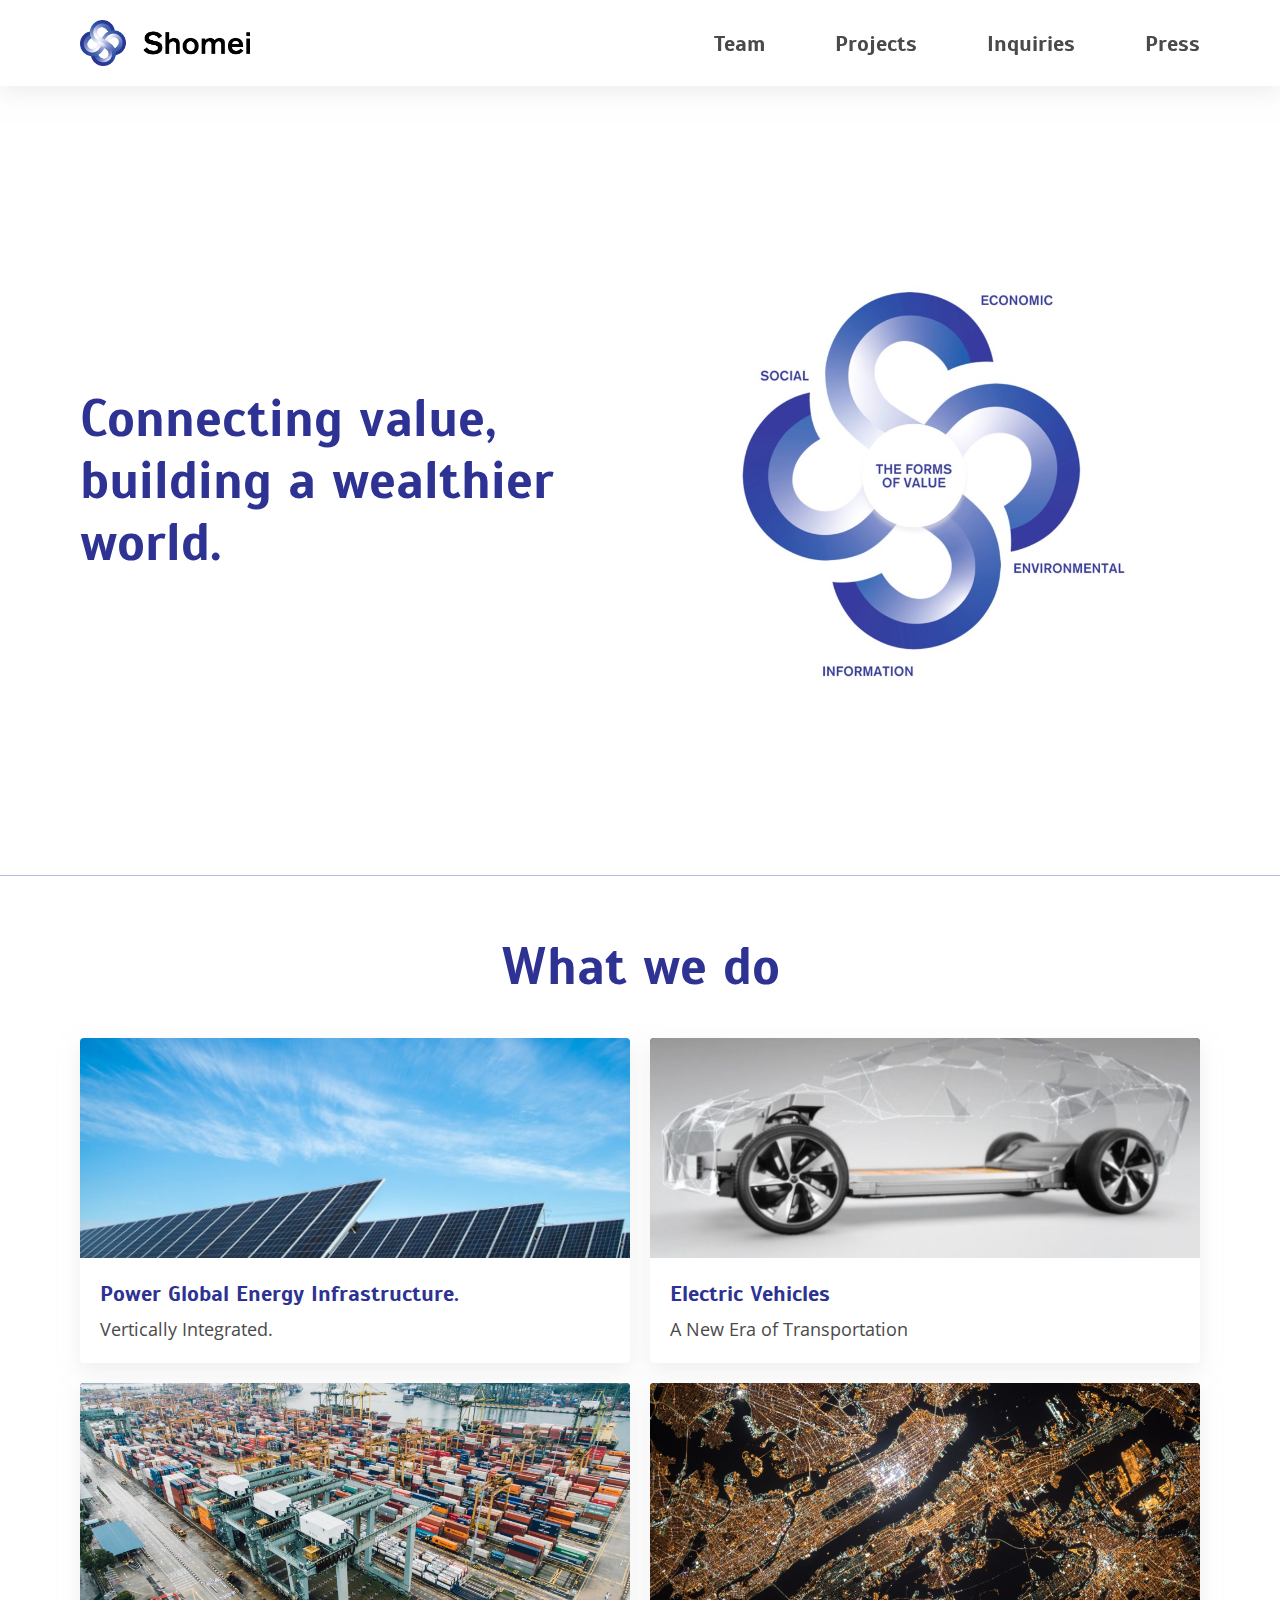
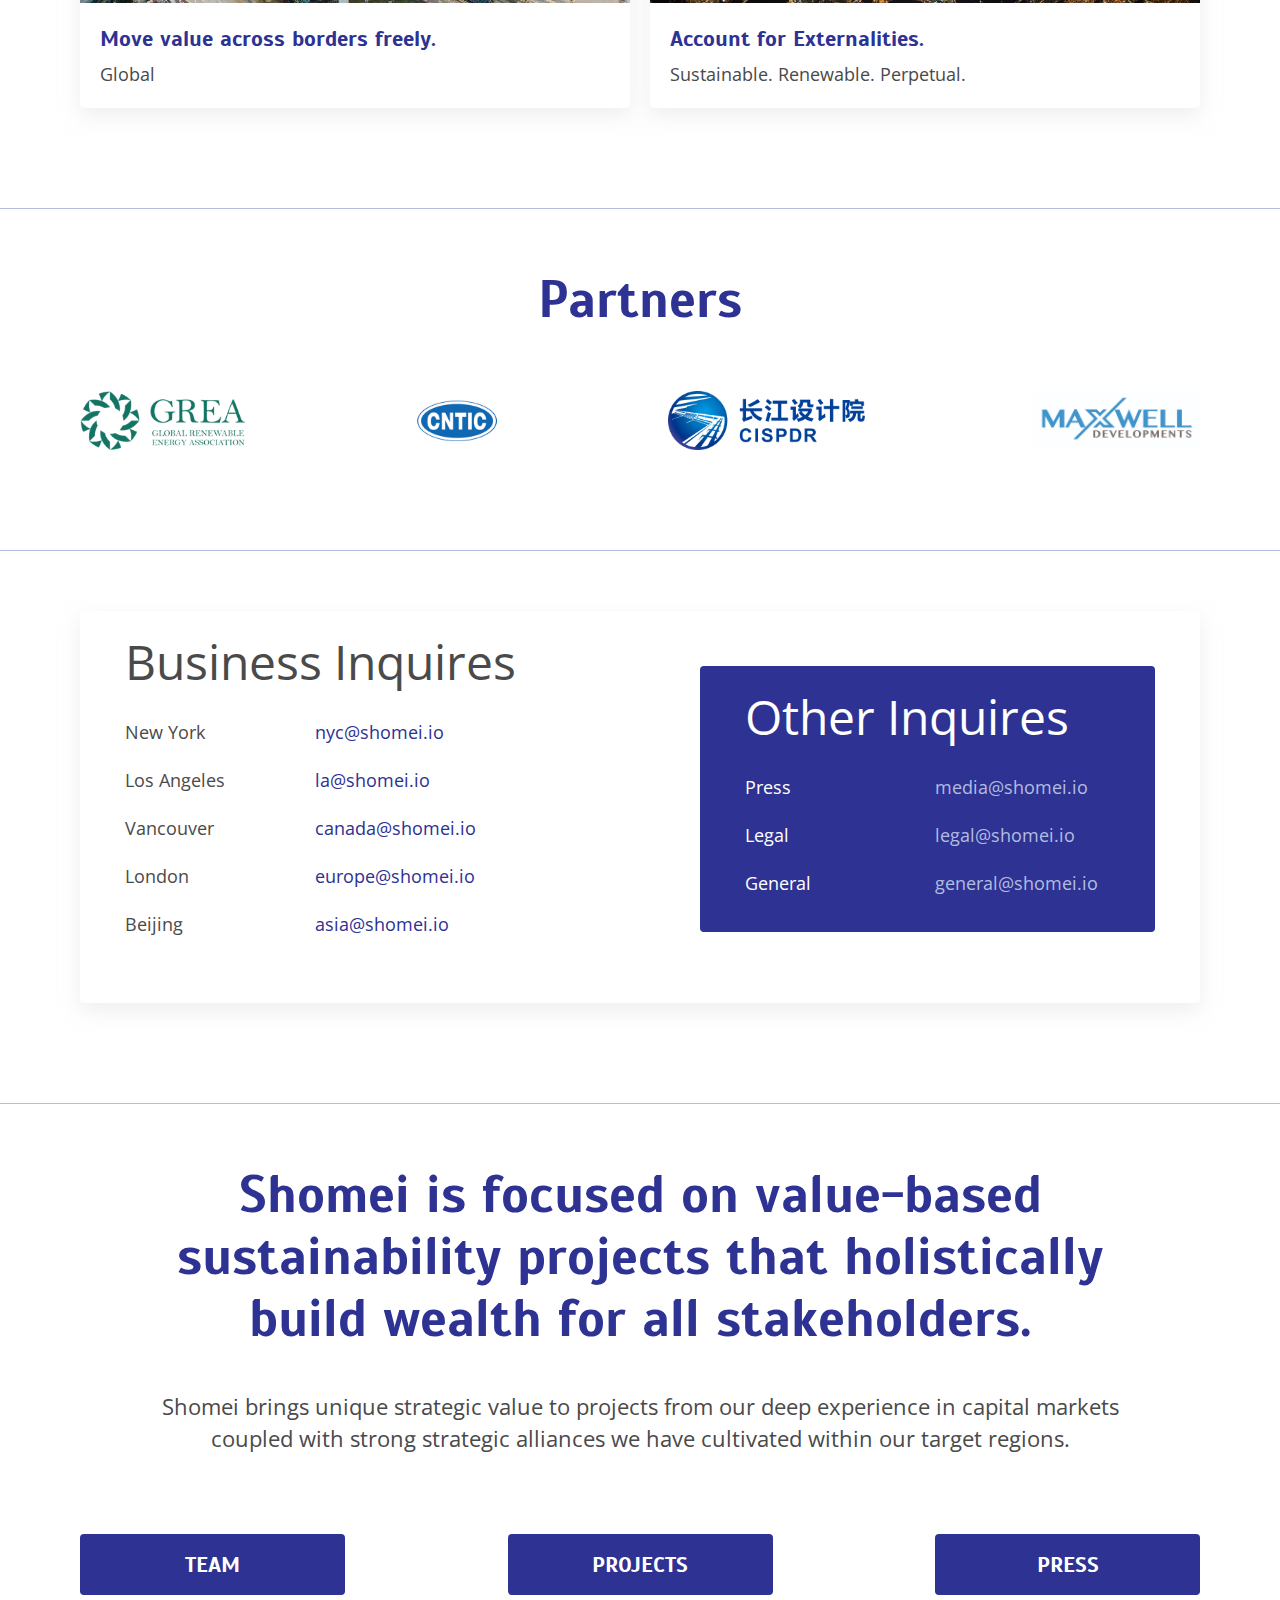
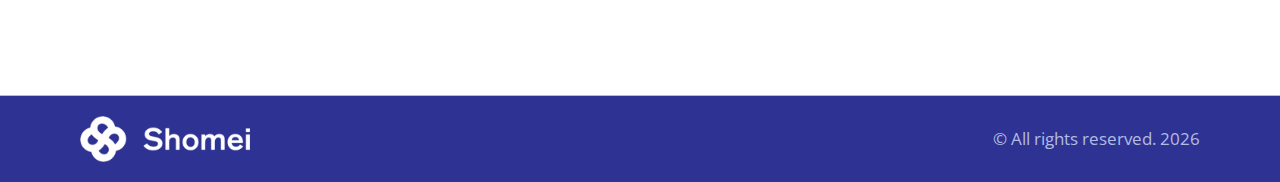
<file: index.html>
<!DOCTYPE html>
<html lang="en">
  <head>
    <title>Home - Shomei</title>
    <meta name="google-site-verification" content="IfuKB1OiOL4e47YExHwGvPH-USatEh-dpd_12p02piM" />

    <meta name="viewport" content="width=device-width, initial-scale=1" />

    <link
      rel="apple-touch-icon"
      sizes="180x180"
      href="favicon/apple-touch-icon.png"
    />
    <link
      rel="icon"
      type="image/png"
      sizes="32x32"
      href="favicon/favicon-32x32.png"
    />
    <link
      rel="icon"
      type="image/png"
      sizes="16x16"
      href="favicon/favicon-16x16.png"
    />
    <link rel="manifest" href="favicon/site.webmanifest" />
    <link
      rel="mask-icon"
      href="favicon/safari-pinned-tab.svg"
      color="#2d3293"
    />
    <meta name="msapplication-TileColor" content="#ffffff" />
    <meta name="theme-color" content="#ffffff" />

    <link
      href="https://fonts.googleapis.com/css?family=Open+Sans|Scada:400,700&display=swap"
      rel="stylesheet"
    />
    <link rel="stylesheet" href="style.css" />
  </head>

  <body>
    <nav>
      <div class="container">
        <div class="logo">
          <a href="index.html">
            <img src="images/logo.png" alt="Shomei Logo" />
          </a>
        </div>

        <div class="burger">
          <span></span>
        </div>

        <ul>
          <li><a href="leadership.html">Team</a></li>
          <li><a href="projects.html">Projects</a></li>
          <li><a href="inquiries.html">Inquiries</a></li>
          <li><a href="press.html">Press</a></li>
        </ul>
      </div>
    </nav>

    <main>
      <header class="image">
        <div class="container">
          <h1>Connecting value, building a wealthier world.</h1>

          <div class="image">
            <img src="images/hero.jpeg" alt="Shomei Logo" />
          </div>
        </div>
      </header>

      <section class="what-we-do">
        <div class="title">
          <div class="container">
            <h1>What we do</h1>
          </div>
        </div>

        <div class="container">
          <div class="points">
            <div class="point">
              <div
                class="image"
                style="background-image:url('images/what-we-do/1.jpeg');"
              ></div>
              <div class="text">
                <h1>Power Global Energy Infrastructure.</h1>
                <p>Vertically Integrated.</p>
              </div>
            </div>

            <div class="point">
              <div
                class="image"
                style="background-image:url('images/what-we-do/ev.png');"
              ></div>
              <div class="text">
                <h1>Electric Vehicles</h1>
                <p>A New Era of Transportation</p>
              </div>
            </div>

            <div class="point">
              <div
                class="image"
                style="background-image:url('images/what-we-do/3.jpeg');"
              ></div>
              <div class="text">
                <h1>Move value across borders freely.</h1>
                <p>Global</p>
              </div>
            </div>

            <div class="point">
              <div
                class="image"
                style="background-image:url('images/what-we-do/4.jpeg');"
              ></div>
              <div class="text">
                <h1>Account for Externalities.</h1>
                <p>Sustainable. Renewable. Perpetual.</p>
              </div>
            </div>
          </div>
        </div>
      </section>

      <section class="partners">
        <div class="title">
          <div class="container">
            <h1>Partners</h1>
          </div>
        </div>

        <div class="container">
          <div class="partners">
            <div class="partner">
              <img src="images/partners/1.png" />
            </div>

            <div class="partner">
              <img src="images/partners/2.png" />
            </div>

            <div class="partner">
              <img src="images/partners/3.png" />
            </div>

            <div class="partner">
              <img src="images/partners/4.jpg" />
            </div>
          </div>
        </div>
      </section>

      <section class="business-enquires">
        <div class="container">
          <div class="card">
            <div class="content">
              <h1>Business Inquires</h1>

              <ul>
                <li>
                  <span>New York</span>
                  <a href="mailto:nyc@shomei.io" target="_blank"
                    >nyc@shomei.io</a
                  >
                </li>
                <li>
                  <span>Los Angeles</span>
                  <a href="mailto:la@shomei.io" target="_blank">la@shomei.io</a>
                </li>
                <li>
                  <span>Vancouver</span>
                  <a href="mailto:canada@shomei.io" target="_blank"
                    >canada@shomei.io</a
                  >
                </li>
                <li>
                  <span>London</span>
                  <a href="mailto:europe@shomei.io" target="_blank"
                    >europe@shomei.io</a
                  >
                </li>
                <li>
                  <span>Beijing</span>
                  <a href="mailto:asia@shomei.io" target="_blank"
                    >asia@shomei.io</a
                  >
                </li>
              </ul>
            </div>

            <div class="content">
              <h1>Other Inquires</h1>

              <ul>
                <li>
                  <span>Press</span>
                  <a href="mailto:media@shomei.io" target="_blank"
                    >media@shomei.io</a
                  >
                </li>
                <li>
                  <span>Legal</span>
                  <a href="mailto:legal@shomei.io" target="_blank"
                    >legal@shomei.io</a
                  >
                </li>
                <li>
                  <span>General</span>
                  <a href="mailto:general@shomei.io" target="_blank"
                    >general@shomei.io</a
                  >
                </li>
              </ul>
            </div>
          </div>
        </div>
      </section>

      <section class="cta">
        <div class="title">
          <div class="container">
            <h1>
              Shomei is focused on value-based sustainability projects that
              holistically build wealth for all stakeholders.
            </h1>
            <p>
              Shomei brings unique strategic value to projects from our deep
              experience in capital markets coupled with strong strategic
              alliances we have cultivated within our target regions.
            </p>
          </div>
        </div>

        <div class="container">
          <div class="buttons">
            <a class="button" href="leadership.html">Team</a>
            <a class="button" href="projects.html">Projects</a>
            <a class="button" href="press.html">Press</a>
          </div>
        </div>
      </section>
    </main>

    <footer>
      <div class="container">
        <a href="index.html" class="logo">
          <img src="images/footer.png" alt="Shomei White Logo" />
        </a>

        <p class="copyright">
          &copy; All rights reserved.
          <script type="text/javascript">
            document.write(new Date().getFullYear());
          </script>
        </p>
      </div>
    </footer>

    <div class="overlay"></div>

    <script src="https://ajax.googleapis.com/ajax/libs/jquery/3.4.1/jquery.min.js"></script>
    <script src="scripts.js"></script>
  </body>
</html>
</file>
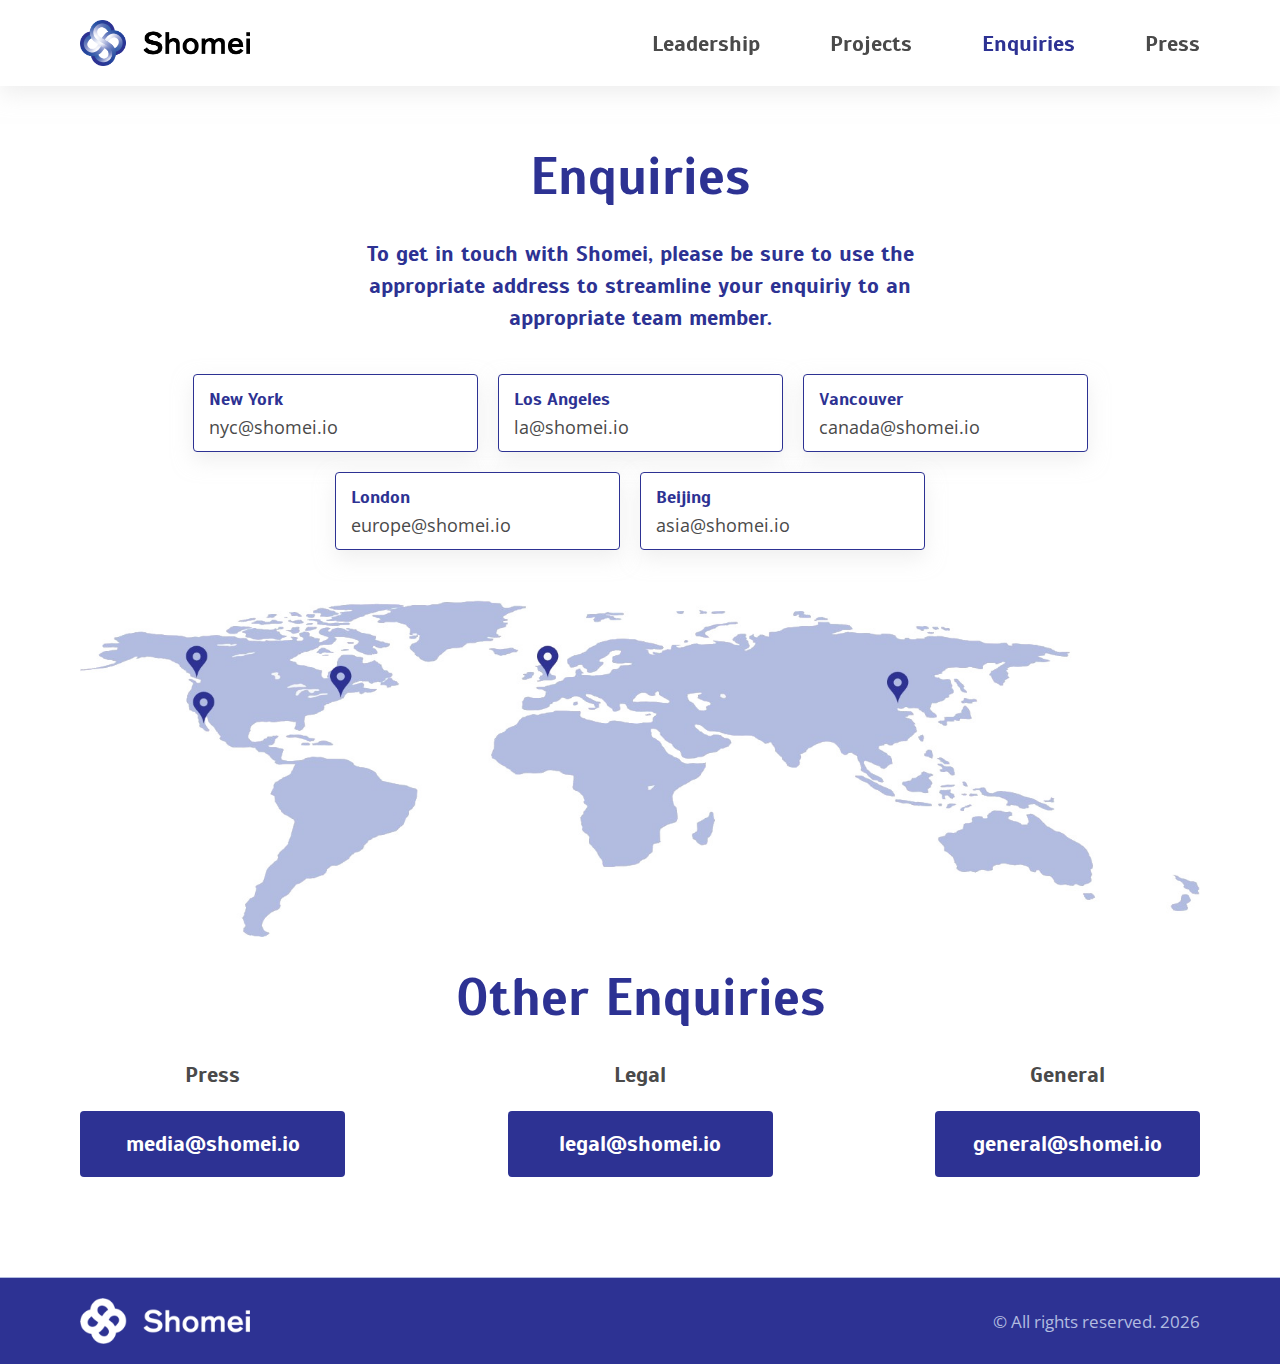
<file: enquiries.html>
<!DOCTYPE html>
<html lang="en">
  <head>
    <title>Enquiries - Shomei</title>

    <meta name="viewport" content="width=device-width, initial-scale=1" />

    <link
      rel="apple-touch-icon"
      sizes="180x180"
      href="favicon/apple-touch-icon.png"
    />
    <link
      rel="icon"
      type="image/png"
      sizes="32x32"
      href="favicon/favicon-32x32.png"
    />
    <link
      rel="icon"
      type="image/png"
      sizes="16x16"
      href="favicon/favicon-16x16.png"
    />
    <link rel="manifest" href="favicon/site.webmanifest" />
    <link
      rel="mask-icon"
      href="favicon/safari-pinned-tab.svg"
      color="#2d3293"
    />
    <meta name="msapplication-TileColor" content="#ffffff" />
    <meta name="theme-color" content="#ffffff" />

    <link
      href="https://fonts.googleapis.com/css?family=Open+Sans|Scada:400,700&display=swap"
      rel="stylesheet"
    />
    <link href="css/all.min.css" rel="stylesheet" />
    <link href="style.css" rel="stylesheet" />
  </head>

  <body>
    <nav>
      <div class="container">
        <div class="logo">
          <a href="index.html">
            <img src="images/logo.png" alt="Shomei Logo" />
          </a>
        </div>

        <div class="burger">
          <span></span>
        </div>

        <ul>
          <li><a href="leadership.html">Leadership</a></li>
          <li><a href="projects.html">Projects</a></li>
          <li><a href="enquiries.html" class="active">Enquiries</a></li>
          <li><a href="press.html">Press</a></li>
        </ul>
      </div>
    </nav>

    <main>
      <section class="inquiries">
        <div class="container">
          <div class="title">
            <h1>Enquiries</h1>
            <h2>
              To get in touch with Shomei, please be sure to use the appropriate
              address to streamline your enquiriy to an appropriate team member.
            </h2>
          </div>

          <div class="locations">
            <a href="mailto:nyc@shomei.io" target="_blank" class="location">
              <span>New York</span>
              <span>nyc@shomei.io</span>
            </a>

            <a href="mailto:la@shomei.io" target="_blank" class="location">
              <span>Los Angeles</span>
              <span>la@shomei.io</span>
            </a>

            <a href="mailto:canada@shomei.io" target="_blank" class="location">
              <span>Vancouver</span>
              <span>canada@shomei.io</span>
            </a>

            <a href="mailto:europe@shomei.io" target="_blank" class="location">
              <span>London</span>
              <span>europe@shomei.io</span>
            </a>
            <a href="mailto:asia@shomei.io" target="_blank" class="location">
              <span>Beijing</span>
              <span>asia@shomei.io</span>
            </a>
          </div>

          <img src="images/map.jpeg" />

          <div class="other">
            <h1>Other Enquiries</h1>

            <div class="links">
              <div class="link">
                <p>Press</p>
                <a href="mailto:mediashomei.io" target="_blank"
                  >media@shomei.io</a
                >
              </div>

              <div class="link">
                <p>Legal</p>
                <a href="mailto:legal@shomei.io" target="_blank"
                  >legal@shomei.io</a
                >
              </div>

              <div class="link">
                <p>General</p>
                <a href="mailto:general@shomei.io" target="_blank"
                  >general@shomei.io</a
                >
              </div>
            </div>
          </div>
        </div>
      </section>
    </main>

    <footer>
      <div class="container">
        <a href="index.html" class="logo">
          <img src="images/footer.png" alt="Shomei White Logo" />
        </a>

        <p class="copyright">
          &copy; All rights reserved.
          <script type="text/javascript">
            document.write(new Date().getFullYear());
          </script>
        </p>
      </div>
    </footer>

    <div class="overlay"></div>

    <script src="https://ajax.googleapis.com/ajax/libs/jquery/3.4.1/jquery.min.js"></script>
    <script src="scripts.js"></script>
  </body>
</html>
</file>
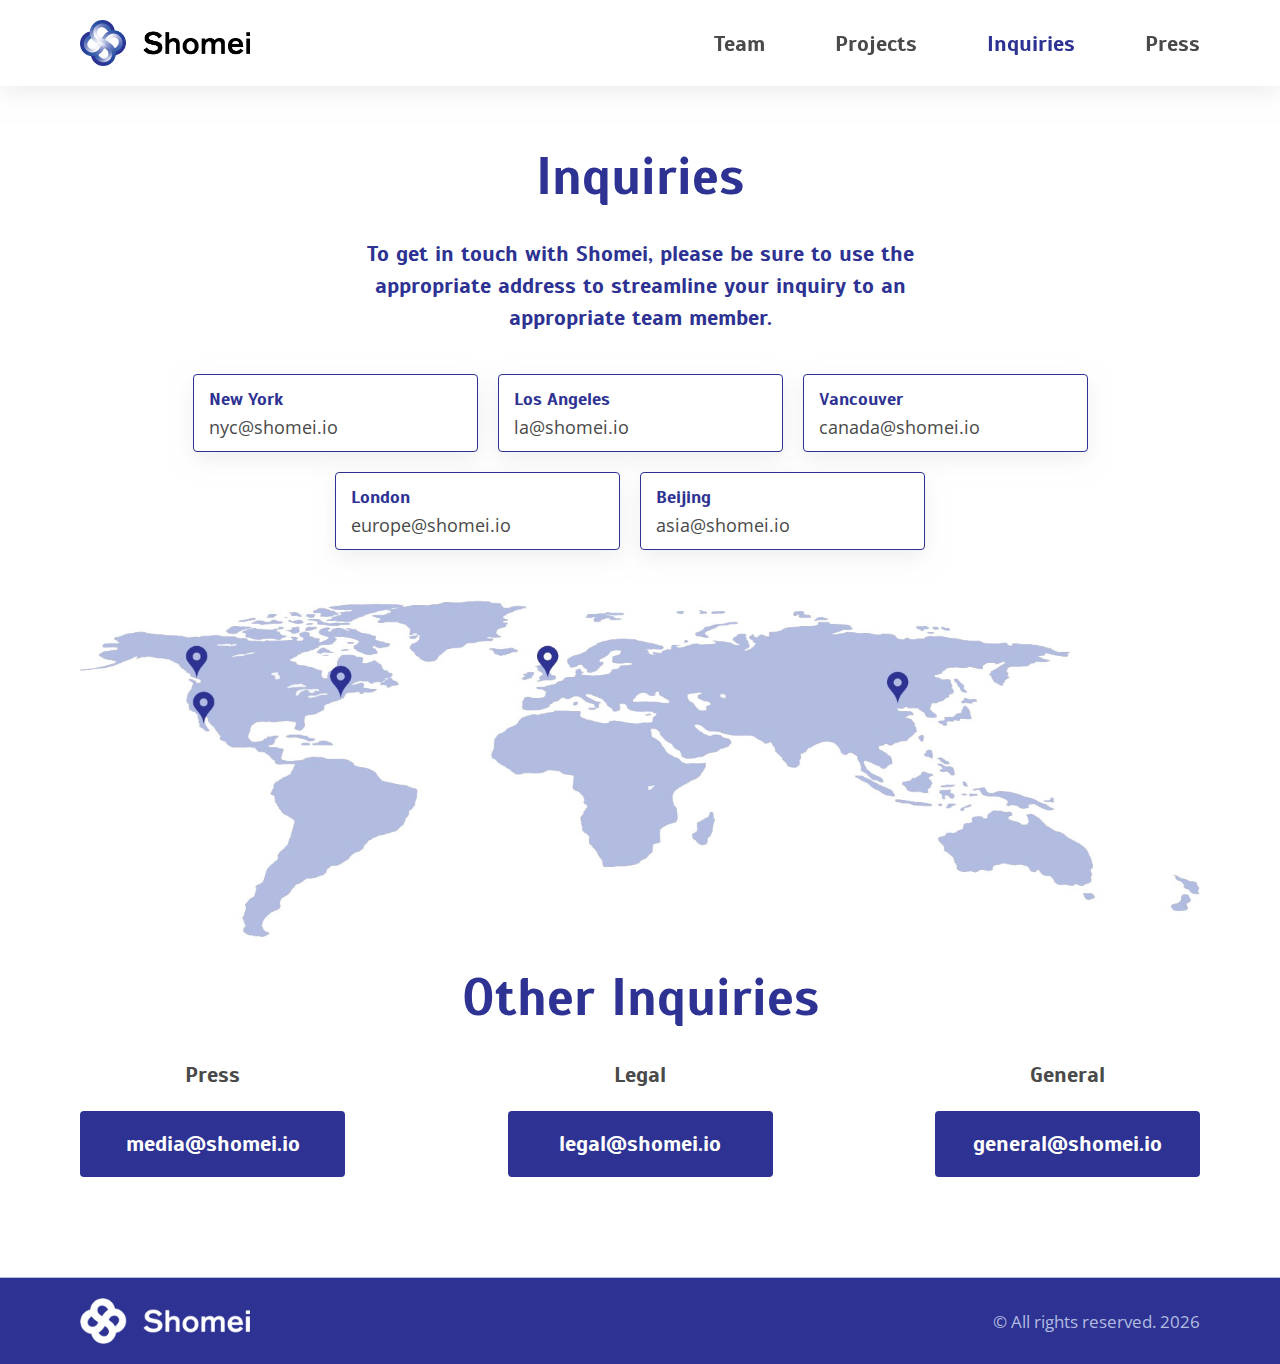
<file: inquiries.html>
<!DOCTYPE html>
<html lang="en">
  <head>
    <title>Inquiries - Shomei</title>

    <meta name="viewport" content="width=device-width, initial-scale=1" />

    <link
      rel="apple-touch-icon"
      sizes="180x180"
      href="favicon/apple-touch-icon.png"
    />
    <link
      rel="icon"
      type="image/png"
      sizes="32x32"
      href="favicon/favicon-32x32.png"
    />
    <link
      rel="icon"
      type="image/png"
      sizes="16x16"
      href="favicon/favicon-16x16.png"
    />
    <link rel="manifest" href="favicon/site.webmanifest" />
    <link
      rel="mask-icon"
      href="favicon/safari-pinned-tab.svg"
      color="#2d3293"
    />
    <meta name="msapplication-TileColor" content="#ffffff" />
    <meta name="theme-color" content="#ffffff" />

    <link
      href="https://fonts.googleapis.com/css?family=Open+Sans|Scada:400,700&display=swap"
      rel="stylesheet"
    />
    <link href="css/all.min.css" rel="stylesheet" />
    <link href="style.css" rel="stylesheet" />
  </head>

  <body>
    <nav>
      <div class="container">
        <div class="logo">
          <a href="index.html">
            <img src="images/logo.png" alt="Shomei Logo" />
          </a>
        </div>

        <div class="burger">
          <span></span>
        </div>

        <ul>
          <li><a href="leadership.html">Team</a></li>
          <li><a href="projects.html">Projects</a></li>
          <li><a href="inquiries.html" class="active">Inquiries</a></li>
          <li><a href="press.html">Press</a></li>
        </ul>
      </div>
    </nav>

    <main>
      <section class="inquiries">
        <div class="container">
          <div class="title">
            <h1>Inquiries</h1>
            <h2>
              To get in touch with Shomei, please be sure to use the appropriate
              address to streamline your inquiry to an appropriate team member.
            </h2>
          </div>

          <div class="locations">
            <a href="mailto:nyc@shomei.io" target="_blank" class="location">
              <span>New York</span>
              <span>nyc@shomei.io</span>
            </a>

            <a href="mailto:la@shomei.io" target="_blank" class="location">
              <span>Los Angeles</span>
              <span>la@shomei.io</span>
            </a>

            <a href="mailto:canada@shomei.io" target="_blank" class="location">
              <span>Vancouver</span>
              <span>canada@shomei.io</span>
            </a>

            <a href="mailto:europe@shomei.io" target="_blank" class="location">
              <span>London</span>
              <span>europe@shomei.io</span>
            </a>
            <a href="mailto:asia@shomei.io" target="_blank" class="location">
              <span>Beijing</span>
              <span>asia@shomei.io</span>
            </a>
          </div>

          <img src="images/map.jpeg" />

          <div class="other">
            <h1>Other Inquiries</h1>

            <div class="links">
              <div class="link">
                <p>Press</p>
                <a href="mailto:mediashomei.io" target="_blank"
                  >media@shomei.io</a
                >
              </div>

              <div class="link">
                <p>Legal</p>
                <a href="mailto:legal@shomei.io" target="_blank"
                  >legal@shomei.io</a
                >
              </div>

              <div class="link">
                <p>General</p>
                <a href="mailto:general@shomei.io" target="_blank"
                  >general@shomei.io</a
                >
              </div>
            </div>
          </div>
        </div>
      </section>
    </main>

    <footer>
      <div class="container">
        <a href="index.html" class="logo">
          <img src="images/footer.png" alt="Shomei White Logo" />
        </a>

        <p class="copyright">
          &copy; All rights reserved.
          <script type="text/javascript">
            document.write(new Date().getFullYear());
          </script>
        </p>
      </div>
    </footer>

    <div class="overlay"></div>

    <script src="https://ajax.googleapis.com/ajax/libs/jquery/3.4.1/jquery.min.js"></script>
    <script src="scripts.js"></script>
  </body>
</html>
</file>
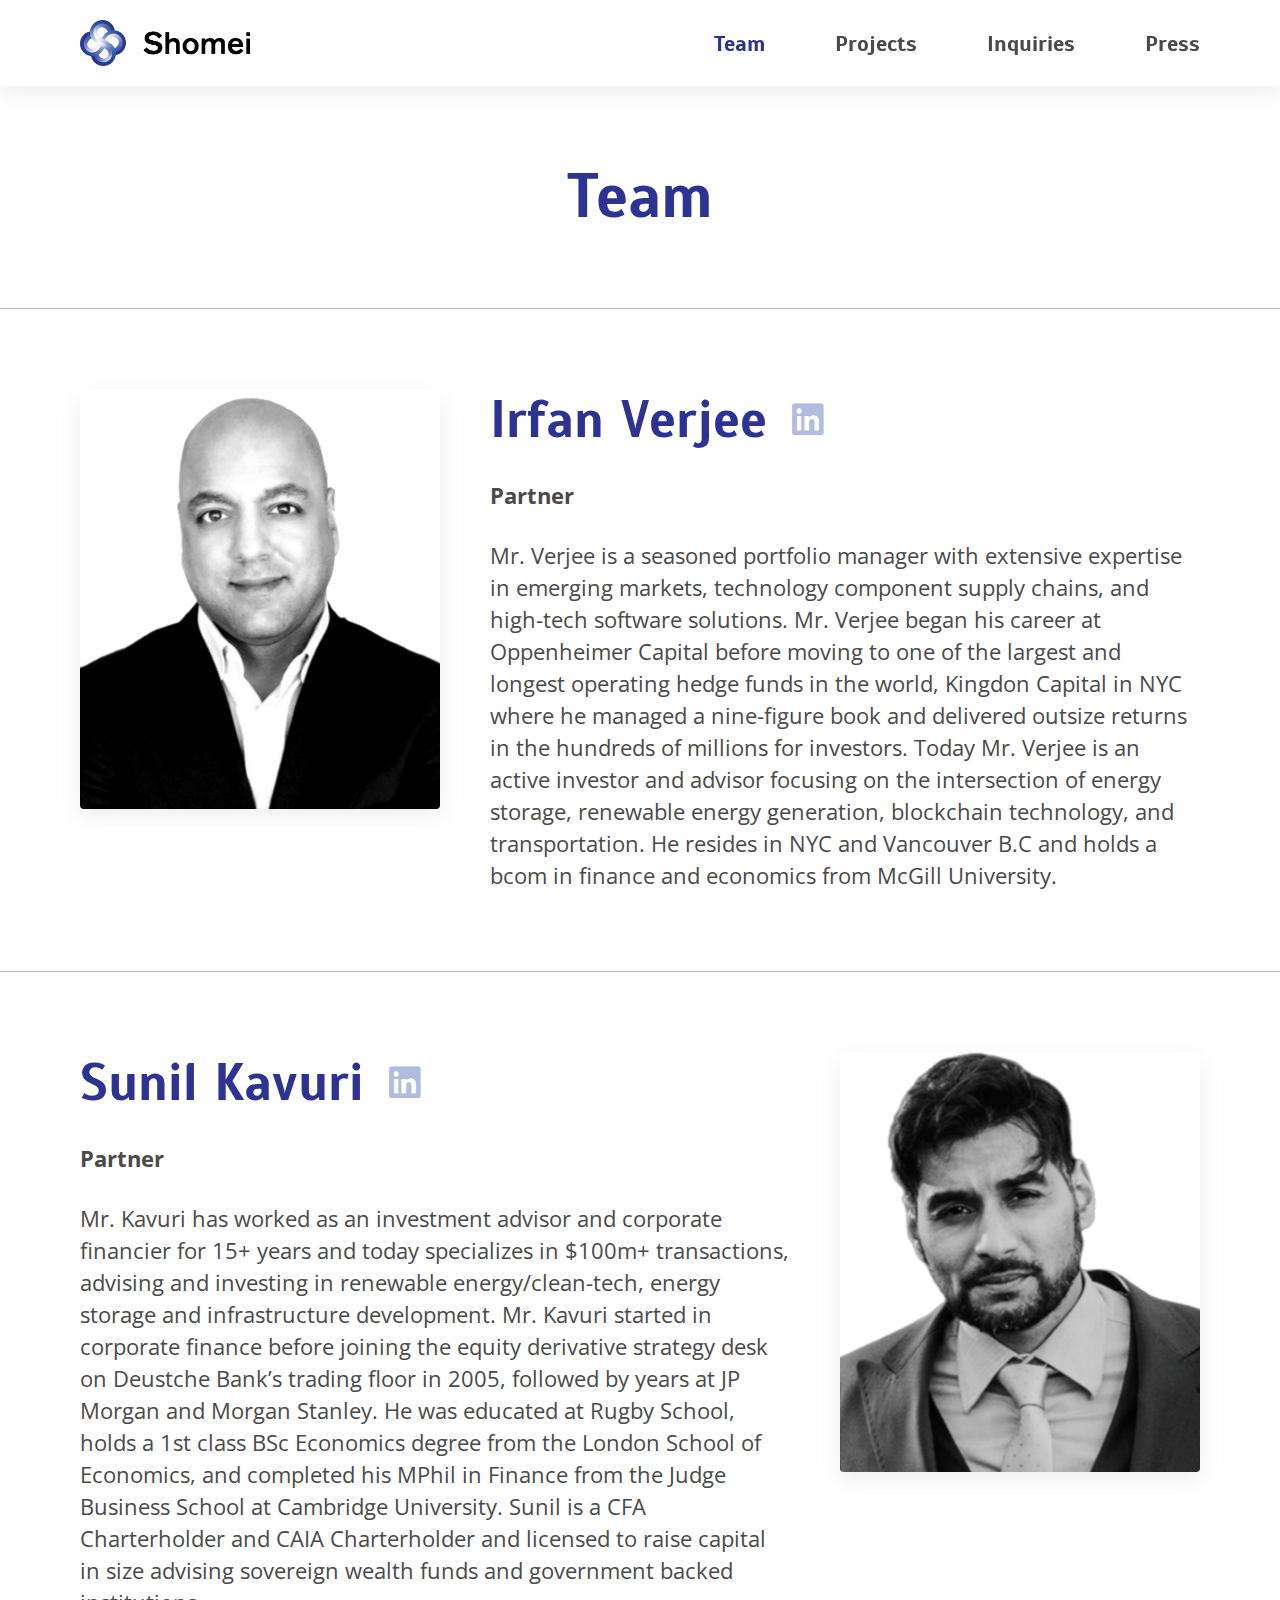
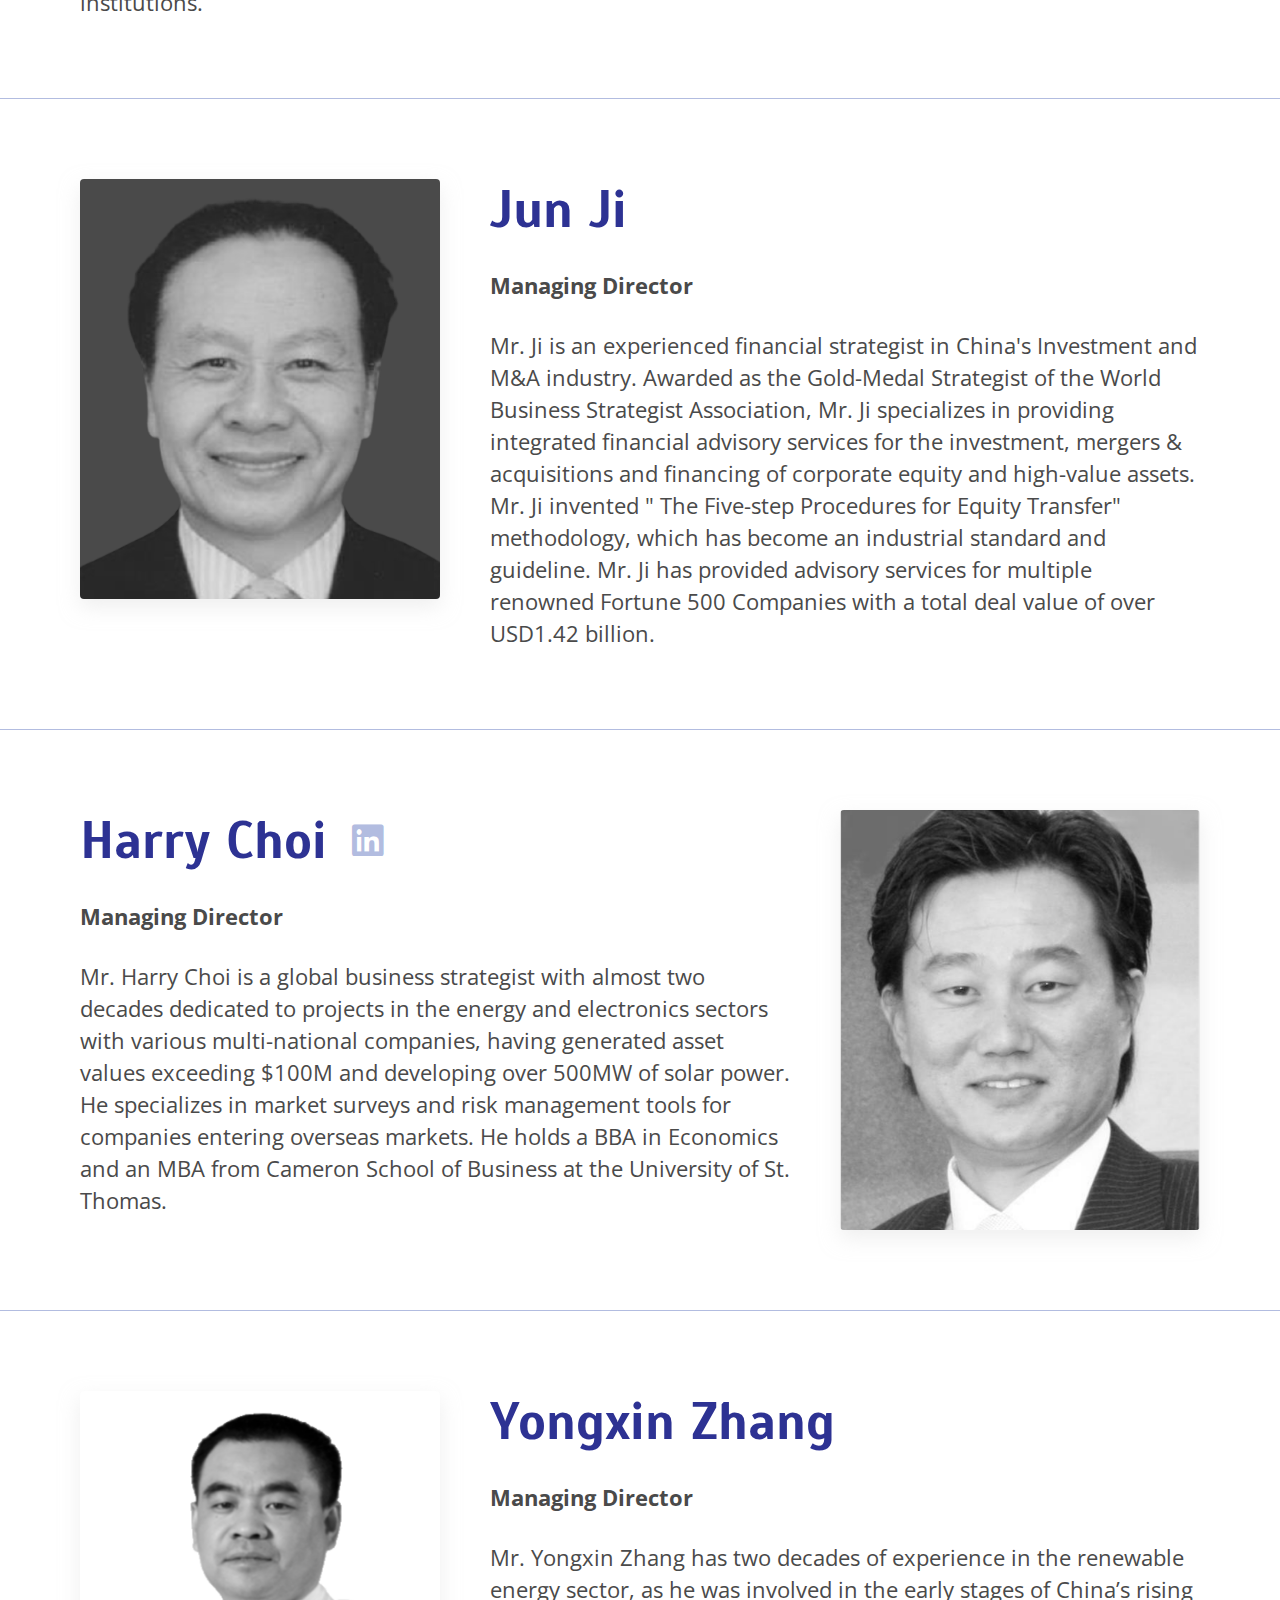
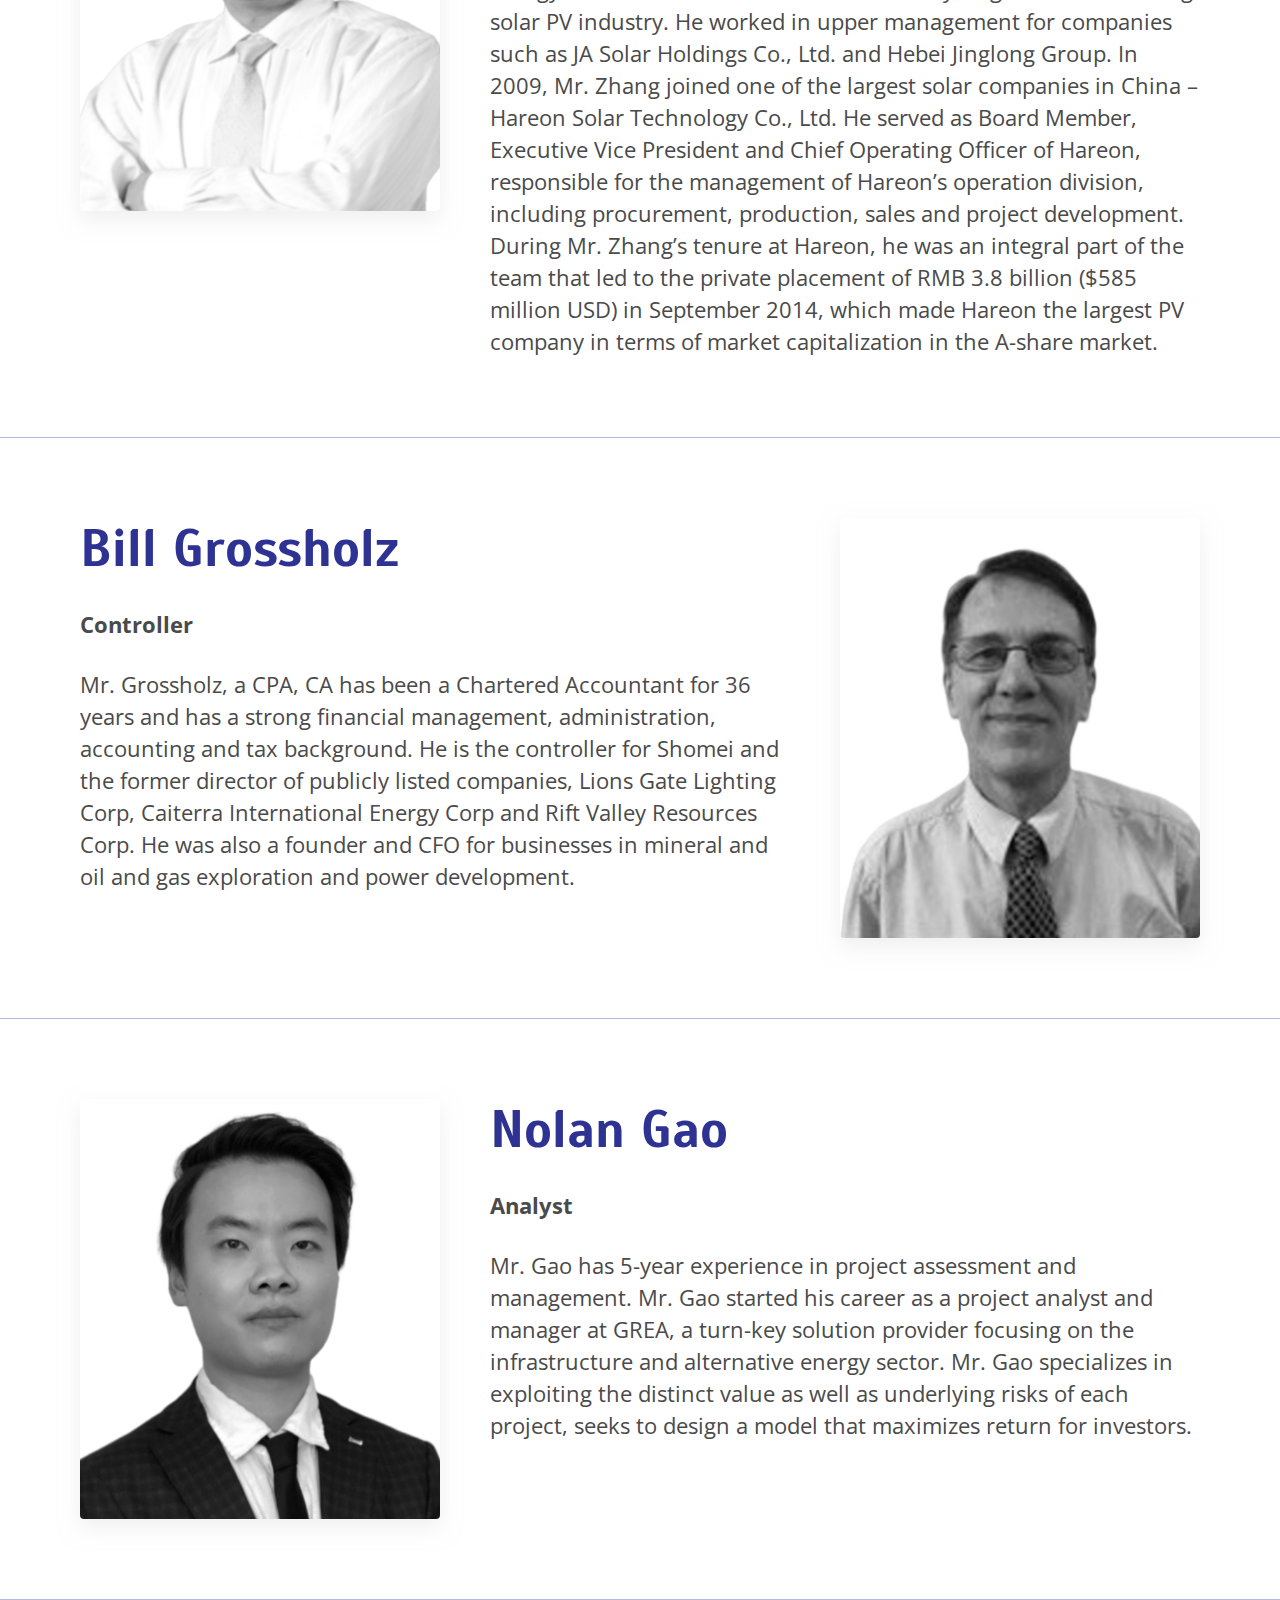
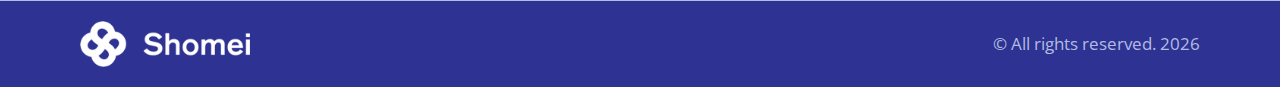
<file: leadership.html>
<!DOCTYPE html>
<html lang="en">
  <head>
    <title>Team - Shomei</title>

    <meta name="viewport" content="width=device-width, initial-scale=1" />

    <link
      rel="apple-touch-icon"
      sizes="180x180"
      href="favicon/apple-touch-icon.png"
    />
    <link
      rel="icon"
      type="image/png"
      sizes="32x32"
      href="favicon/favicon-32x32.png"
    />
    <link
      rel="icon"
      type="image/png"
      sizes="16x16"
      href="favicon/favicon-16x16.png"
    />
    <link rel="manifest" href="favicon/site.webmanifest" />
    <link
      rel="mask-icon"
      href="favicon/safari-pinned-tab.svg"
      color="#2d3293"
    />
    <meta name="msapplication-TileColor" content="#ffffff" />
    <meta name="theme-color" content="#ffffff" />

    <link
      href="https://fonts.googleapis.com/css?family=Open+Sans|Scada:400,700&display=swap"
      rel="stylesheet"
    />
    <link href="css/all.min.css" rel="stylesheet" />
    <link href="style.css" rel="stylesheet" />
  </head>

  <body>
    <nav>
      <div class="container">
        <div class="logo">
          <a href="index.html">
            <img src="images/logo.png" alt="Shomei Logo" />
          </a>
        </div>

        <div class="burger">
          <span></span>
        </div>

        <ul>
          <li><a href="leadership.html" class="active">Team</a></li>
          <li><a href="projects.html">Projects</a></li>
          <li><a href="inquiries.html">Inquiries</a></li>
          <li><a href="press.html">Press</a></li>
        </ul>
      </div>
    </nav>

    <main>
      <header>
        <div class="container">
          <h1>Team</h1>
        </div>
      </header>

      <section class="people">
        <div class="person">
          <div class="container">
            <div
              class="image"
              style="background-image: url('images/people/irfan.png')"
            ></div>

            <div class="content">
              <div class="name">
                <span>Irfan Verjee</span>
                <div class="social">
                  <a
                    href="https://www.linkedin.com/in/irfan-verjee-642a6347/"
                    target="_blank"
                    ><i class="fab fa-linkedin"></i
                  ></a>
                </div>
                <br>
              </div>
              <div class="bio">
                <p><b>Partner</b></p>
              </div>

              <div class="bio">
                <p>
                  Mr. Verjee is a seasoned portfolio manager with extensive
                  expertise in emerging markets, technology component supply
                  chains, and high-tech software solutions. Mr. Verjee began his
                  career at Oppenheimer Capital before moving to one of the
                  largest and longest operating hedge funds in the world,
                  Kingdon Capital in NYC where he managed a nine-figure book and
                  delivered outsize returns in the hundreds of millions for
                  investors. Today Mr. Verjee is an active investor and advisor
                  focusing on the intersection of energy storage, renewable
                  energy generation, blockchain technology, and transportation.
                  He resides in NYC and Vancouver B.C and holds a bcom in finance
                  and economics from McGill University.
                </p>
              </div>
            </div>
          </div>
        </div>

        <div class="person">
          <div class="container">
            <div
              class="image"
              style="background-image: url('images/people/sunil.png')"
            ></div>

            <div class="content">
              <div class="name">
                <span>Sunil Kavuri</span>
                <div class="social">
                  <a
                    href="https://www.linkedin.com/in/sunil-kavuri-cfa-mphil-b977274b/"
                    target="_blank"
                    ><i class="fab fa-linkedin"></i
                  ></a>
                </div>
              </div>
              <div class="bio">
                <p><b>Partner</b></p>
              </div>

              <div class="bio">
                <p>
                  Mr. Kavuri has worked as an investment advisor and corporate financier for 15+ years and today specializes in $100m+ transactions, advising and investing in renewable energy/clean-tech, energy storage and infrastructure development. Mr. Kavuri started in corporate finance before joining the equity derivative strategy desk on Deustche Bank’s trading floor in 2005, followed by years at JP Morgan and Morgan Stanley. He was educated at Rugby School, holds a 1st class BSc Economics degree from the London School of Economics, and completed his MPhil in Finance from the Judge Business School at Cambridge University. Sunil is a CFA Charterholder and CAIA Charterholder and licensed to raise capital in size advising sovereign wealth funds and government backed institutions.
                </p>
              </div>
            </div>
          </div>
        </div>

        <div class="person">
          <div class="container">
            <div
              class="image"
              style="background-image: url('images/people/jun.png')"
            ></div>

            <div class="content">
              <div class="name">
                <span>Jun Ji</span>
              </div>
              <div class="bio">
                <p><b>Managing Director</b></p>
              </div>

              <div class="bio">
                <p>
                Mr. Ji is an experienced financial strategist in China's Investment and M&A industry. Awarded as the Gold-Medal Strategist of the World Business Strategist Association, Mr. Ji specializes in providing integrated financial advisory services for the investment, mergers & acquisitions and financing of corporate equity and high-value assets. Mr. Ji invented " The Five-step Procedures for Equity Transfer" methodology, which has become an industrial standard and guideline. Mr. Ji has provided advisory services for multiple renowned Fortune 500 Companies with a total deal value of over USD1.42 billion.
                </p>
              </div>
            </div>
          </div>
        </div>

        <div class="person">
          <div class="container">
            <div
              class="image"
              style="background-image: url('images/people/harrison.png')"
            ></div>
            <div class="content">
              <div class="name">
                <span>Harry Choi</span>
                <div class="social">
                  <a
                    href="https://www.linkedin.com/in/harrison-choi-1086691"
                    target="_blank"
                    ><i class="fab fa-linkedin"></i
                  ></a>
                </div>
              </div>
              <div class="bio">
                <p><b>Managing Director</b></p>
              </div>

              <div class="bio">
                <p>
                  Mr. Harry Choi is a global business strategist with almost two decades dedicated to projects in the energy and electronics sectors with various multi-national companies, having generated asset values exceeding $100M and developing over 500MW of solar power. He specializes in market surveys and risk management tools for companies entering overseas markets. He holds a BBA in Economics and an MBA from Cameron School of Business at the University of St. Thomas.
                </p>
              </div>
            </div>
          </div>
        </div>
        <div class="person">
          <div class="container">
            <div
              class="image"
              style="background-image: url('images/people/yongxin.png')"
            ></div>

            <div class="content">
              <div class="name">
                <span>Yongxin Zhang</span>
              </div>
              <div class="bio">
                <p><b>Managing Director</b></p>
              </div>

              <div class="bio">
                <p>
                  Mr. Yongxin Zhang has two decades of experience in the renewable energy sector, as he was involved in the early stages of China’s rising solar PV industry. He worked in upper management for companies such as JA Solar Holdings Co., Ltd. and Hebei Jinglong Group.

In 2009, Mr. Zhang joined one of the largest solar companies in China – Hareon Solar Technology Co., Ltd. He served as Board Member, Executive Vice President and Chief Operating Officer of Hareon, responsible for the management of Hareon’s operation division, including procurement, production, sales and project development.

During Mr. Zhang’s tenure at Hareon, he was an integral part of the team that led to the private placement of RMB 3.8 billion ($585 million USD) in September 2014, which made Hareon the largest PV company in terms of market capitalization in the A-share market.

                </p>
              </div>
            </div>
          </div>
        </div>
<!--
        <div class="person">
          <div class="container">
            <div
              class="image"
              style="background-image: url('images/people/benedict.jpeg')"
            ></div>

            <div class="content">
              <div class="name">
                <span>Benedict Perez</span>
                <div class="social">
                  <a
                    href="https://www.linkedin.com/in/benedictperez/"
                    target="_blank"
                    ><i class="fab fa-linkedin"></i
                  ></a>
                </div>
              </div>
              <div class="bio">
                <p><b>Managing Director</b></p>
              </div>

              <div class="bio">
                <p>
                  Mr. Perez is a veteran in emerging asset class investing with
                  over twenty years of experience running emerging market equity
                  sales and trading teams at global financial institutions like
                  Credit Suisse, Societe Generale, HSBC and Standard Chartered.
                  Throughout his career, he has been responsible for
                  distributing over US$200bn of Asian capital market
                  transactions into North America. He has been an active
                  investor in late stage, pre-IPO unicorns and also has
                  first-hand experience in building emerging technology
                  start-ups.
                </p>
              </div>
            </div>
          </div>
        </div>
--> 
        <div class="person">
          <div class="container">
            <div
              class="image"
              style="background-image: url('images/people/bill.png')"
            ></div>

            <div class="content">
              <div class="name">
                <span>Bill Grossholz</span>
            </div>
              <div class="bio">
                <p><b>Controller</b></p>
              </div>

              <div class="bio">
                <p>
                  Mr. Grossholz, a CPA, CA has been a Chartered Accountant for 36 years and has a strong financial management, administration, accounting and tax background. He is the controller for Shomei and the former director of publicly listed companies, Lions Gate Lighting Corp, Caiterra International Energy Corp and Rift Valley Resources Corp. He was also a founder and CFO for businesses in mineral and oil and gas exploration and power development.
                </p>
              </div>
            </div>
          </div>
        </div>
<!--
        <div class="person">
          <div class="container">
            <div
              class="image"
              style="background-image: url('images/people/gabe.jpeg')"
            ></div>

            <div class="content">
              <div class="name">
                <span>Gabriel Ficht</span>
                <div class="social">
                  <a
                    href="https://www.linkedin.com/in/gabriel-ficht-177417111/"
                    target="_blank"
                    ><i class="fab fa-linkedin"></i
                  ></a>
                </div>
              </div>
              <div class="bio">
                <p><b>Analyst</b></p>
              </div>

              <div class="bio">
                <p>
                  Mr. Ficht began his career as an antique dealer, building a strong international clientele of collectors, before discovering his passion for technology. He rapidly developed an expertise in design and development of web and mobile technologies which he leveraged to co-found JINN Tech, a distributed software development agency in the Boston Area.
                </p>
              </div>
            </div>
          </div>
        </div>

        <div class="person">
          <div class="container">
            <div
              class="image"
              style="background-image: url('images/people/waseem.png')"
            ></div>
            <div class="content">
              <div class="name">
                <span>Waseem Shabout</span>
                <div class="social">
                  <a
                    href="https://www.linkedin.com/in/waseemshabout/"
                    target="_blank"
                    ><i class="fab fa-linkedin"></i
                  ></a>
                </div>
              </div>
              <div class="bio">
                <p><b>Analyst</b></p>
              </div>
              <div class="bio">
                <p>
                  Mr. Shabout started his career in business development Modo Payments. He quickly learned that the disciplines of business and product development go hand in hand. After teaching himself the art of product design, Waseem went on to start JINN Tech, a distributed software development agency in the Boston Area. In addition to his work at Shomei as an expert in the Blockchain/DLT space, he is also pursuing his passion project as a solutions architect at Celsius Network.
                </p>
              </div>
            </div>
          </div>
        </div>
-->
        <div class="person">
          <div class="container">
            <div
              class="image"
              style="background-image: url('images/people/nolan.png')"
            ></div>

            <div class="content">
              <div class="name">
                <span>Nolan Gao</span>
              </div>
              <div class="bio">
                <p><b>Analyst</b></p>
            </div>
              <div class="bio">
                <p>
                  Mr. Gao has 5-year experience in project assessment and management. Mr. Gao started his career as a project analyst and manager at GREA, a turn-key solution provider focusing on the infrastructure and alternative energy sector. Mr. Gao specializes in exploiting the distinct value as well as underlying risks of each project, seeks to design a model that maximizes return for investors.
                </p>
              </div>
            </div>
          </div>
        </div>

      </section>
    </main>

    <footer>
      <div class="container">
        <a href="index.html" class="logo">
          <img src="images/footer.png" alt="Shomei White Logo" />
        </a>

        <p class="copyright">
          &copy; All rights reserved.
          <script type="text/javascript">
            document.write(new Date().getFullYear());
          </script>
        </p>
      </div>
    </footer>

    <div class="overlay"></div>

    <script src="https://ajax.googleapis.com/ajax/libs/jquery/3.4.1/jquery.min.js"></script>
    <script src="scripts.js"></script>
  </body>
</html>
</file>
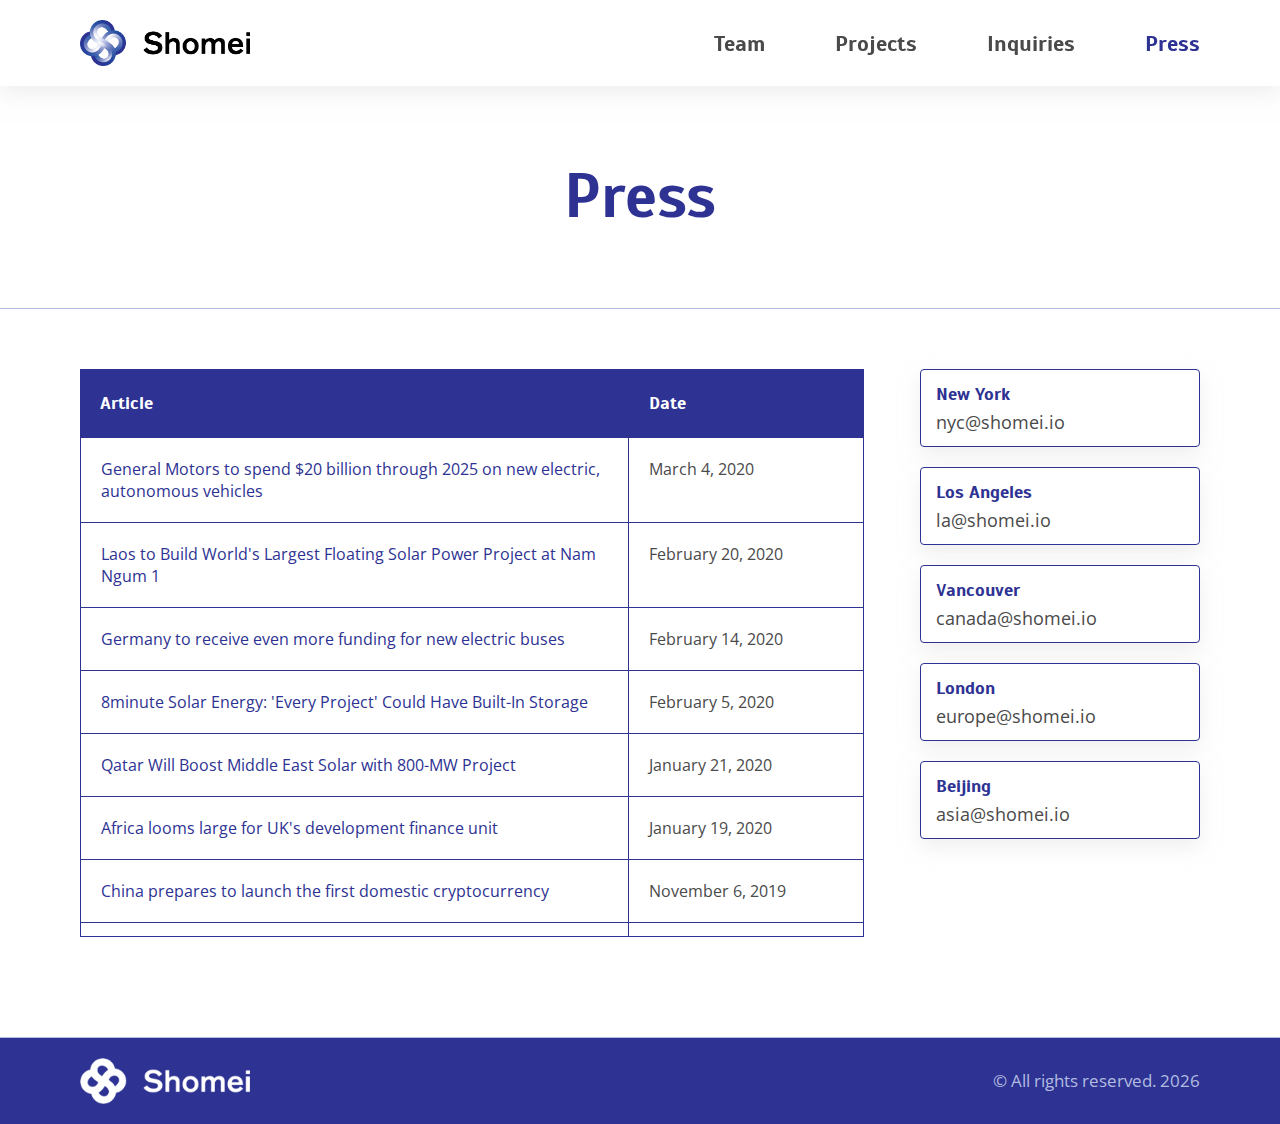
<file: press.html>
<!DOCTYPE html>
<html lang="en">
  <head>
    <title>Press - Shomei</title>

    <meta name="viewport" content="width=device-width, initial-scale=1" />

    <link
      rel="apple-touch-icon"
      sizes="180x180"
      href="favicon/apple-touch-icon.png"
    />
    <link
      rel="icon"
      type="image/png"
      sizes="32x32"
      href="favicon/favicon-32x32.png"
    />
    <link
      rel="icon"
      type="image/png"
      sizes="16x16"
      href="favicon/favicon-16x16.png"
    />
    <link rel="manifest" href="favicon/site.webmanifest" />
    <link
      rel="mask-icon"
      href="favicon/safari-pinned-tab.svg"
      color="#2d3293"
    />
    <meta name="msapplication-TileColor" content="#ffffff" />
    <meta name="theme-color" content="#ffffff" />

    <link
      href="https://fonts.googleapis.com/css?family=Open+Sans|Scada:400,700&display=swap"
      rel="stylesheet"
    />
    <link href="css/all.min.css" rel="stylesheet" />
    <link href="style.css" rel="stylesheet" />
  </head>

  <body>
    <nav>
      <div class="container">
        <div class="logo">
          <a href="index.html">
            <img src="images/logo.png" alt="Shomei Logo" />
          </a>
        </div>

        <div class="burger">
          <span></span>
        </div>

        <ul>
          <li><a href="leadership.html">Team</a></li>
          <li><a href="projects.html">Projects</a></li>
          <li><a href="inquiries.html">Inquiries</a></li>
          <li><a href="press.html" class="active">Press</a></li>
        </ul>
      </div>
    </nav>

    <main>
      <header>
        <div class="container">
          <h1>Press</h1>
        </div>
      </header>

      <section class="press">
        <div class="container">
          <div class="press-list">
            <div class="header">
              <div>Article</div>
              <div>Date</div>
            </div>

            <div class="content">
              <div>
                <a
                  href="https://www.cnbc.com/2020/03/04/gm-to-spend-20-billion-on-new-electric-autonomous-vehicles.html"
                  target="_blank"
                  class="link"
                  >General Motors to spend $20 billion through 2025 on new
                  electric, autonomous vehicles</a
                >
                <p class="date">March 4, 2020</p>
              </div>

              <div>
                <a
                  href="https://laotiantimes.com/2020/02/20/laos-to-build-worlds-largest-floating-solar-power-project-at-nam-ngum-1/"
                  target="_blank"
                  class="link"
                  >Laos to Build World's Largest Floating Solar Power Project at
                  Nam Ngum 1</a
                >
                <p class="date">February 20, 2020</p>
              </div>

              <div>
                <a
                  href="https://www.themayor.eu/en/germany-to-receive-even-more-funding-for-new-electric-buses"
                  target="_blank"
                  class="link"
                  >Germany to receive even more funding for new electric
                  buses</a
                >
                <p class="date">February 14, 2020</p>
              </div>

              <div>
                <a
                  href="https://www.greentechmedia.com/articles/read/inside-8minute-solar-energy-the-developer-nabbing-numerous-records"
                  target="_blank"
                  class="link"
                  >8minute Solar Energy: 'Every Project' Could Have Built-In
                  Storage</a
                >
                <p class="date">February 5, 2020</p>
              </div>

              <div>
                <a
                  href="https://www.powermag.com/qatar-will-boost-middle-east-solar-with-800-mw-project/"
                  target="_blank"
                  class="link"
                  >Qatar Will Boost Middle East Solar with 800-MW Project</a
                >
                <p class="date">January 21, 2020</p>
              </div>

              <div>
                <a
                  href="https://www.ft.com/content/e9d5b771-53f3-4066-a4c8-133df96502f4"
                  target="_blank"
                  class="link"
                  >Africa looms large for UK's development finance unit</a
                >
                <p class="date">January 19, 2020</p>
              </div>

              <div>
                <a
                  href="https://www.itpro.co.uk/digital-currency/34762/china-prepares-to-launch-the-first-domestic-cryptocurrency"
                  target="_blank"
                  class="link"
                  >China prepares to launch the first domestic cryptocurrency</a
                >
                <p class="date">November 6, 2019</p>
              </div>

              <div>
                <a
                  href="https://time.com/5714267/china-green-energy/"
                  target="_blank"
                  class="link"
                  >China Is Bankrolling Green Energy Projects Around the
                  World</a
                >
                <p class="date">November 1, 2019</p>
              </div>

              <div>
                <a
                  href="https://techcrunch.com/2019/10/27/china-roundup-oct-26-2019/"
                  target="_blank"
                  class="link"
                  >China Roundup: Xi's power on bitcoin, the rise of Alibaba's
                  new rival</a
                >
                <p class="date">October 27, 2019</p>
              </div>

              <div>
                <a
                  href="https://www.cnbc.com/2019/10/25/offshore-wind-set-to-be-a-1-trillion-business-by-2040-the-iea-says.html"
                  target="_blank"
                  class="link"
                  >Offshore wind set to be a $1 trillion business by 2040, the
                  IEA says</a
                >
                <p class="date">October 25, 2019</p>
              </div>

              <div>
                <a
                  href="https://www.coindesk.com/peter-thiel-backs-200-million-valuation-for-renewable-bitcoin-mining-in-the-us"
                  target="_blank"
                  class="link"
                  >Peter Thiel Backs $200 Million Valuation for Renewable
                  Bitcoin Mining in the US</a
                >
                <p class="date">October 15, 2019</p>
              </div>

              <div>
                <a
                  href="https://www.forbes.com/sites/michaeldelcastillo/2019/08/27/alibaba-tencent-five-others-to-recieve-first-chinese-government-cryptocurrency/#21b48ee91a51"
                  target="_blank"
                  class="link"
                  >Others To Receive First Chinese Government Cryptocurrency</a
                >
                <p class="date">August 27, 2019</p>
              </div>

              <div>
                <a
                  href="https://www.arabianbusiness.com/banking-finance/424884-uaes-mubadala-says-19bn-spent-on-expansion-plans-in-2018"
                  target="_blank"
                  class="link"
                  >UAE's Mubadala says $19bn spent on expansion plans in 2018</a
                >
                <p class="date">July 29, 2019</p>
              </div>

              <div>
                <a
                  href="https://www.utilities-me.com/news/12912-900gw-of-coal-to-be-repaced-by-renewable-energy-irena"
                  target="_blank"
                  class="link"
                  >900GW Of Coal To Be Replaced By Renewable Energy - IRENA</a
                >
                <p class="date">June 10, 2019</p>
              </div>

              <div>
                <a
                  href="https://www.zawya.com/mena/en/markets/story/BRI__Exporting_Chinese_energy_expertise_to_the_Middle_East-ZAWYA20190609094715/"
                  target="_blank"
                  class="link"
                  >BRI - Exporting Chinese energy expertise to the Middle
                  East</a
                >
                <p class="date">June 9, 2019</p>
              </div>

              <div>
                <a
                  href="https://www.thenational.ae/business/energy/climate-change-opens-up-new-avenues-of-investment-for-sovereign-funds-1.867150"
                  target="_blank"
                  class="link"
                  >Climate change opens up new avenues of investment for
                  sovereign funds</a
                >
                <p class="date">May 28, 2019</p>
              </div>

              <div>
                <a
                  href="https://www.utilities-me.com/news/12790-dewa-to-600mw-of-clean-energy-to-the-grid-by-2020"
                  target="_blank"
                  class="link"
                  >DEWA To Add 600MW Of Clean Energy To The Grid By 2020</a
                >
                <p class="date">May 21, 2019</p>
              </div>

              <div>
                <a
                  href="https://www.mepmiddleeast.com/projects/72241-tadweer-opens-regions-first-battery-solar-system-at-al-dhafra-abu-dhabi"
                  target="_blank"
                  class="link"
                  >Tadweer opens region's first battery solar system at Al
                  Dhafra, Abu Dhabi</a
                >
                <p class="date">April 18, 2019</p>
              </div>

              <div>
                <a
                  href="https://www.cnbc.com/2019/04/18/europe-invested-30-billion-in-new-wind-farms-last-year-report-shows.html"
                  target="_blank"
                  class="link"
                  >Europe invested $30 billion in new wind farms last year,
                  report shows</a
                >
                <p class="date">April 18, 2019</p>
              </div>

              <div>
                <a
                  href="https://cleantechnica.com/2019/04/10/saudi-arabia-to-build-6-2-gigawatts-of-wind-capacity-by-2028/"
                  target="_blank"
                  class="link"
                  >Saudi Arabia To Build 6.2 Gigawatts Of Wind Capacity By
                  2028</a
                >
                <p class="date">April 10, 2019</p>
              </div>

              <div>
                <a
                  href="https://aawsat.com/english/home/article/1670351/morocco-invests-over-13b-energy-sector"
                  target="_blank"
                  class="link"
                  >Morocco Invests Over $13B in Energy Sector</a
                >
                <p class="date">April 8, 2019</p>
              </div>

              <div>
                <a
                  href="https://asiatimes.com/2019/03/beijings-belt-and-road-initiative-comes-to-london-and-kampala/"
                  target="_blank"
                  class="link"
                  >Beijing's Belt and Road Initiative comes to London and
                  Kampala</a
                >
                <p class="date">March 30, 2019</p>
              </div>

              <div>
                <a
                  href="https://meconstructionnews.com/33990/uae-to-invest-163-bn-in-sustainable-energy-until-2050"
                  target="_blank"
                  class="link"
                  >UAE to invest $163bn in sustainable energy until 2050</a
                >
                <p class="date">March 24, 2019</p>
              </div>

              <div>
                <a
                  href="https://www.pv-magazine-india.com/2019/03/14/global-utility-scale-solar-set-for-double-digit-growth-goldman-sachs/"
                  target="_blank"
                  class="link"
                  >Global utility-scale solar set for double-digit growth:
                  Goldman Sachs</a
                >
                <p class="date">March 14, 2019</p>
              </div>

              <div>
                <a
                  href="https://dialogochino.net/en/climate-energy/23529-china-builds-latin-americas-largest-solar-plant/"
                  target="_blank"
                  class="link"
                  >China builds Latin America's largest solar plant</a
                >
                <p class="date">February 22, 2019</p>
              </div>

              <div>
                <a
                  href="https://www.utilitydive.com/news/jp-morgan-enters-200m-joint-venture-to-fund-solarstorage-developer/544025/"
                  target="_blank"
                  class="link"
                  >JP Morgan enters $200M joint venture to fund solar+storage
                  developer</a
                >
                <p class="date">December 11, 2018</p>
              </div>

              <div>
                <a
                  href="https://www.npr.org/2018/09/10/646373423/california-sets-goal-of-100-percent-renewable-electric-power-by-2045"
                  target="_blank"
                  class="link"
                  >California Sets Goal Of 100 Percent Clean Electric Power By
                  2045</a
                >
                <p class="date">September 10, 2018</p>
              </div>

              <div>
                <a
                  href="https://www.bbc.com/news/science-environment-45435593"
                  target="_blank"
                  class="link"
                  >Large-scale wind and solar power 'could green the Sahara'</a
                >
                <p class="date">September 7, 2018</p>
              </div>

              <div>
                <a
                  href="https://www.bbc.com/future/article/20180822-why-china-is-transforming-the-worlds-solar-energy"
                  target="_blank"
                  class="link"
                  >How China's giant solar farms are transforming world
                  energy</a
                >
                <p class="date">September 4, 2018</p>
              </div>

              <div>
                <a
                  href="https://www.forbes.com/sites/energyinnovation/2018/07/11/top-renewable-energy-financiers-reveal-pathway-to-1-trillion-in-u-s-investment/#1b1af2634b0b"
                  target="_blank"
                  class="link"
                  >Top Renewable Energy Financiers Reveal Pathway To $1 Trillion
                  In U.S. Investment</a
                >
                <p class="date">July 11, 2018</p>
              </div>

              <div>
                <a
                  href="https://www.popularmechanics.com/science/energy/a21756137/renewables-50-percent-energy-2050/"
                  target="_blank"
                  class="link"
                  >Renewables Will Make Up 50 Percent of the World's Energy by
                  2050</a
                >
                <p class="date">June 22, 2018</p>
              </div>

              <div>
                <a
                  href="https://www.businessinsider.com/china-solar-renewable-energy-panda-farm-2018-6"
                  target="_blank"
                  class="link"
                  >China's solar energy explosion reveals a dim future for
                  fossil fuels — here's what it looks like</a
                >
                <p class="date">June 5, 2018</p>
              </div>

              <div>
                <a
                  href="https://asia.nikkei.com/Economy/Asia-leads-the-charge-in-growth-of-renewable-energy"
                  target="_blank"
                  class="link"
                  >Asia leads the charge in growth of renewable energy</a
                >
                <p class="date">May 1, 2018</p>
              </div>

              <div>
                <a
                  href="https://qz.com/1247527/for-every-1-the-us-put-into-renewable-energy-last-year-china-put-in-3/"
                  target="_blank"
                  class="link"
                  >For every $1 the US put into adding renewable energy last
                  year, China put in $3</a
                >
                <p class="date">April 9, 2018</p>
              </div>

              <div>
                <a
                  href="https://www.cnbc.com/2018/04/06/china-becomes-a-driving-power-for-solar-energy-with-86-point-5-billion-invested-last-year.html"
                  target="_blank"
                  class="link"
                  >China becomes a 'driving power' for solar energy with $86.5
                  billion invested last year</a
                >
                <p class="date">April 6, 2018</p>
              </div>

              <div>
                <a
                  href="https://www.nature.com/articles/d41586-018-03126-3"
                  target="_blank"
                  class="link"
                  >India and France pledge billions of dollars on solar
                  energy</a
                >
                <p class="date">March 14 2018</p>
              </div>

              <div>
                <a
                  href="https://www.cnbc.com/2018/02/23/cost-not-climate-is-driving-transition-to-renewables-blackrocks-jim-barry.html"
                  target="_blank"
                  class="link"
                  >Cost, not climate, is driving transition to renewables:
                  BlackRock’s Jim Barry</a
                >
                <p class="date">February 23, 2018</p>
              </div>

              <div>
                <a
                  href="https://www.forbes.com/sites/energyinnovation/2018/01/23/cheap-renewables-keep-pushing-fossil-fuels-further-away-from-profitability-despite-trumps-efforts/#55c77d246ce9"
                  target="_blank"
                  class="link"
                  >Cheap Renewables Keep Pushing Fossil Fuels Further Away From
                  Profitability - Despite Trump's Efforts</a
                >
                <p class="date">January 23, 2018</p>
              </div>

              <div>
                <a
                  href="https://www.cnbc.com/2018/01/19/nike-just-inked-a-big-wind-power-deal-in-texas.html"
                  target="_blank"
                  class="link"
                  >Nike just inked a big wind power deal in Texas</a
                >
                <p class="date">January 19, 2018</p>
              </div>

              <div>
                <a
                  href="https://www.nytimes.com/2017/12/16/climate/tax-bill-wind-solar.html"
                  target="_blank"
                  class="link"
                  >Tax Bill Largely Preserves Incentives for Wind and Solar
                  Power</a
                >
                <p class="date">December 16, 2017</p>
              </div>

              <div>
                <a
                  href="https://www.forbes.com/sites/joannmuller/2017/11/15/how-gm-plans-to-bury-tesla-with-onslaught-of-electric-vehicles-that-will-gasp-make-a-profit/#50605f8e2341"
                  target="_blank"
                  class="link"
                  >How GM Plans To Bury Tesla With Onslaught Of Electric
                  Vehicles That Will -- Gasp! -- Make A Profit</a
                >
                <p class="date">November 15, 2017</p>
              </div>

              <div>
                <a
                  href="https://www.ft.com/content/02875bc2-b942-11e7-9bfb-4a9c83ffa852"
                  target="_blank"
                  class="link"
                  >Private equity-led group seals $5bn Asia renewables deal</a
                >
                <p class="date">October 25, 2017</p>
              </div>

              <div>
                <a
                  href="https://www.ft.com/content/44af43da-a1d6-11e7-8d56-98a09be71849"
                  target="_blank"
                  class="link"
                  >Electric vehicle ambitions spark race for raw materials</a
                >
                <p class="date">October 23, 2017</p>
              </div>

              <div>
                <a
                  href="https://pv-magazine-usa.com/2017/07/28/breaking-jpmorgan-chase-goes-all-in-on-renewable-energy/"
                  target="_blank"
                  class="link"
                  >JPMorgan Chase goes all in on renewable energy</a
                >
                <p class="date">July 28, 2017</p>
              </div>

              <div>
                <a
                  href="https://sdg.iisd.org/news/investments-in-renewable-energy-to-top-us7-trillion-by-2040/"
                  target="_blank"
                  class="link"
                  >Investments in Renewable Energy to Top US$7 Trillion by
                  2040</a
                >
                <p class="date">June 29, 2017</p>
              </div>

              <div>
                <a
                  href="https://www.forbes.com/sites/bertelschmitt/2017/07/25/ultrafast-charging-solid-state-ev-batteries-around-the-corner-toyota-confirms/#8cf0aa744bb0"
                  target="_blank"
                  class="link"
                  >Ultrafast-Charging Solid-State EV Batteries Around The
                  Corner, Toyota Confirms</a
                >
                <p class="date">June 25, 2017</p>
              </div>
            </div>
          </div>

          <div class="locations">
            <a href="mailto:nyc@shomei.io" target="_blank" class="location">
              <span>New York</span>
              <span>nyc@shomei.io</span>
            </a>

            <a href="mailto:la@shomei.io" target="_blank" class="location">
              <span>Los Angeles</span>
              <span>la@shomei.io</span>
            </a>

            <a href="mailto:canada@shomei.io" target="_blank" class="location">
              <span>Vancouver</span>
              <span>canada@shomei.io</span>
            </a>

            <a href="mailto:europe@shomei.io" target="_blank" class="location">
              <span>London</span>
              <span>europe@shomei.io</span>
            </a>

            <a href="mailto:asia@shomei.io" target="_blank" class="location">
              <span>Beijing</span>
              <span>asia@shomei.io</span>
            </a>
          </div>
        </div>
      </section>
    </main>

    <footer>
      <div class="container">
        <a href="index.html" class="logo">
          <img src="images/footer.png" alt="Shomei White Logo" />
        </a>

        <p class="copyright">
          &copy; All rights reserved.
          <script type="text/javascript">
            document.write(new Date().getFullYear());
          </script>
        </p>
      </div>
    </footer>

    <div class="overlay"></div>

    <script src="https://ajax.googleapis.com/ajax/libs/jquery/3.4.1/jquery.min.js"></script>
    <script src="scripts.js"></script>
  </body>
</html>
</file>
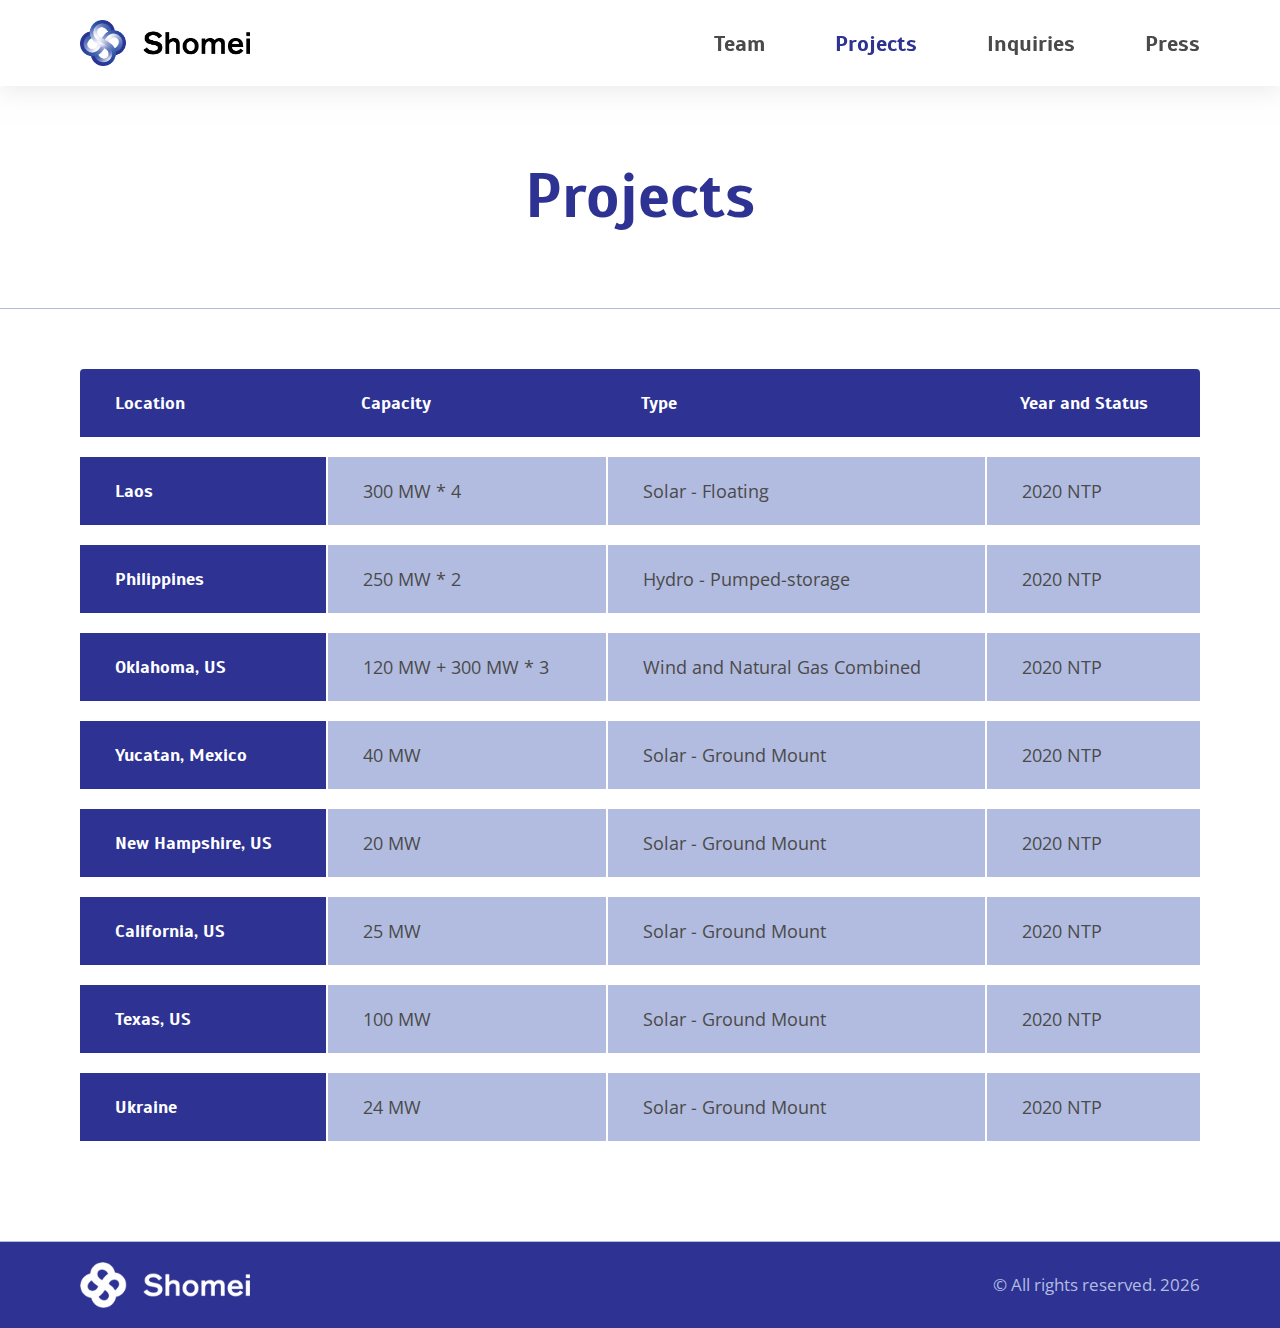
<file: projects.html>
<!DOCTYPE html>
<html lang="en">
  <head>
    <title>Projects - Shomei</title>

    <meta name="viewport" content="width=device-width, initial-scale=1" />

    <link
      rel="apple-touch-icon"
      sizes="180x180"
      href="favicon/apple-touch-icon.png"
    />
    <link
      rel="icon"
      type="image/png"
      sizes="32x32"
      href="favicon/favicon-32x32.png"
    />
    <link
      rel="icon"
      type="image/png"
      sizes="16x16"
      href="favicon/favicon-16x16.png"
    />
    <link rel="manifest" href="favicon/site.webmanifest" />
    <link
      rel="mask-icon"
      href="favicon/safari-pinned-tab.svg"
      color="#2d3293"
    />
    <meta name="msapplication-TileColor" content="#ffffff" />
    <meta name="theme-color" content="#ffffff" />

    <link
      href="https://fonts.googleapis.com/css?family=Open+Sans|Scada:400,700&display=swap"
      rel="stylesheet"
    />
    <link href="css/all.min.css" rel="stylesheet" />
    <link href="style.css" rel="stylesheet" />
  </head>

  <body>
    <nav>
      <div class="container">
        <div class="logo">
          <a href="index.html">
            <img src="images/logo.png" alt="Shomei Logo" />
          </a>
        </div>

        <div class="burger">
          <span></span>
        </div>

        <ul>
          <li><a href="leadership.html">Team</a></li>
          <li><a href="projects.html" class="active">Projects</a></li>
          <li><a href="inquiries.html">Inquiries</a></li>
          <li><a href="press.html">Press</a></li>
        </ul>
      </div>
    </nav>

    <main>
      <header>
        <div class="container">
          <h1>Projects</h1>
        </div>
      </header>

      <section class="projects">
        <div class="container">
          <div style="overflow-x:auto;">
            <table>
              <tr>
                <th>Location</th>
                <th>Capacity</th>
                <th>Type</th>
                <th>Year and Status</th>
              </tr>

              <tr class="spacer"></tr>

              <tr>
                <td>Laos</td>
                <td>300 MW * 4</td>
                <td>Solar - Floating</td>
                <td>2020 NTP</td>
              </tr>

              <tr class="spacer"></tr>

              <tr>
                <td>Philippines</td>
                <td>250 MW * 2</td>
                <td>Hydro - Pumped-storage</td>
                <td>2020 NTP</td>
              </tr>

              <tr class="spacer"></tr>

              <tr>
                <td>Oklahoma, US</td>
                <td>120 MW + 300 MW * 3</td>
                <td>Wind and Natural Gas Combined</td>
                <td>2020 NTP</td>
              </tr>

              <tr class="spacer"></tr>

              <tr>
                <td>Yucatan, Mexico</td>
                <td>40 MW</td>
                <td>Solar - Ground Mount</td>
                <td>2020 NTP</td>
              </tr>

              <tr class="spacer"></tr>

              <tr>
                <td>New Hampshire, US</td>
                <td>20 MW</td>
                <td>Solar - Ground Mount</td>
                <td>2020 NTP</td>
              </tr>

              <tr class="spacer"></tr>

              <tr>
                <td>California, US</td>
                <td>25 MW</td>
                <td>Solar - Ground Mount</td>
                <td>2020 NTP</td>
              </tr>

              <tr class="spacer"></tr>

              <tr>
                <td>Texas, US</td>
                <td>100 MW</td>
                <td>Solar - Ground Mount</td>
                <td>2020 NTP</td>
              </tr>

              <tr class="spacer"></tr>

              <tr>
                <td>Ukraine</td>
                <td>24 MW</td>
                <td>Solar - Ground Mount</td>
                <td>2020 NTP</td>
              </tr>
            </table>
          </div>
        </div>
      </section>
    </main>

    <footer>
      <div class="container">
        <a href="index.html" class="logo">
          <img src="images/footer.png" alt="Shomei White Logo" />
        </a>

        <p class="copyright">
          &copy; All rights reserved.
          <script type="text/javascript">
            document.write(new Date().getFullYear());
          </script>
        </p>
      </div>
    </footer>

    <div class="overlay"></div>

    <script src="https://ajax.googleapis.com/ajax/libs/jquery/3.4.1/jquery.min.js"></script>
    <script src="scripts.js"></script>
  </body>
</html>
</file>
<file: style.css>
.container {
  max-width: 1120px;
  margin: 0 auto;
  padding: 0 20px; }
  @media (min-width: 768px) {
    .container {
      padding: 0 40px; } }
  @media (min-width: 1250px) {
    .container {
      padding: 0 0; } }

*,
*:before,
*:after {
  box-sizing: border-box; }

html,
body {
  margin: 0;
  height: 100%; }

body {
  -webkit-font-smoothing: antialiased;
  -moz-osx-font-smoothing: grayscale;
  -moz-font-smoothing: grayscale;
  background-color: #fff;
  display: flex;
  min-height: 100vh;
  flex-direction: column; }
  body.overflow-hidden {
    overflow: hidden; }
  body main {
    margin-top: 86px; }

section.content-area {
  margin-top: 65px;
  flex: 1 0 auto;
  padding: 0 0 40px 0;
  width: 100%;
  overflow: hidden; }
  @media (min-width: 1024px) {
    section.content-area {
      padding: 0 0 60px 0; } }

#wpadminbar {
  position: fixed !important;
  z-index: 1499 !important; }

a {
  text-decoration: inherit;
  color: inherit; }

p,
h1,
h2,
h3,
h4,
h5,
h6 {
  margin: 0;
  font-size: inherit;
  font-weight: inherit; }

ul,
ol {
  margin: 0;
  padding: 0;
  list-style-type: none; }

img {
  display: inline-block;
  border: 0;
  max-width: 100%;
  height: auto;
  vertical-align: middle; }

figure {
  margin: 0; }

nav {
  background-color: rgba(255, 255, 255, 0.9);
  position: fixed;
  z-index: 4;
  top: 0;
  left: 0;
  width: 100%;
  box-shadow: 0 8px 20px 0 rgba(224, 224, 224, 0.5);
  -webkit-transition: all 0.4s ease;
  -moz-transition: all 0.4s ease;
  transition: all 0.4s ease;
  padding: 20px 0; }
  nav .container {
    display: flex;
    flex-wrap: wrap;
    align-items: center; }
  nav .logo {
    display: inline-block;
    flex-grow: 1; }
    nav .logo a {
      display: inline-block;
      width: 170px; }
      nav .logo a img {
        width: 100%;
        height: auto; }
  nav .burger {
    width: 40px;
    height: 40px;
    display: flex;
    justify-content: center;
    align-items: center; }
    @media (min-width: 1024px) {
      nav .burger {
        position: absolute;
        top: -99999px;
        left: -99999px;
        visibility: hidden;
        opacity: 0; } }
    nav .burger span {
      position: relative;
      margin-top: 8px;
      margin-bottom: 8px;
      -webkit-user-select: none;
      -moz-user-select: none;
      -ms-user-select: none;
      user-select: none; }
      nav .burger span, nav .burger span::before, nav .burger span::after {
        display: block;
        width: 25px;
        height: 3px;
        background-color: #4a4a4a;
        outline: 1px solid transparent;
        -webkit-transition-property: background-color, -webkit-transform;
        -moz-transition-property: background-color, -moz-transform;
        -o-transition-property: background-color, -o-transform;
        transition-property: background-color, transform;
        -webkit-transition-duration: 0.3s;
        -moz-transition-duration: 0.3s;
        -o-transition-duration: 0.3s;
        transition-duration: 0.3s; }
      nav .burger span::before, nav .burger span::after {
        position: absolute;
        content: ""; }
      nav .burger span::before {
        top: -8px; }
      nav .burger span::after {
        top: 8px; }
  nav ul {
    position: fixed;
    top: 86px;
    right: 0;
    width: 270px;
    height: calc(100% - 86px);
    background-color: rgba(255, 255, 255, 0.8);
    padding-top: 15px;
    -webkit-transform: translateX(280px);
    -moz-transform: translateX(280px);
    -ms-transform: translateX(280px);
    transform: translateX(280px);
    -webkit-transition: all 0.4s ease;
    -moz-transition: all 0.4s ease;
    transition: all 0.4s ease; }
    @media (min-width: 1024px) {
      nav ul {
        position: relative;
        top: auto;
        right: auto;
        width: auto;
        height: auto;
        -webkit-transform: translateX(0px);
        -moz-transform: translateX(0px);
        -ms-transform: translateX(0px);
        transform: translateX(0px);
        -webkit-transition: all 0s ease;
        -moz-transition: all 0s ease;
        transition: all 0s ease;
        display: flex;
        flex-wrap: wrap;
        padding-top: 0;
        background-color: transparent; } }
    nav ul li {
      border-bottom: 1px solid #b2bce0; }
      @media (min-width: 1024px) {
        nav ul li {
          border-bottom-width: 0;
          margin-right: 70px; }
          nav ul li:last-of-type {
            margin-right: 0; } }
      nav ul li a {
        display: block;
        padding: 20px 25px;
        font-family: "Scada", sans-serif;
        color: #4a4a4a;
        font-weight: bold;
        font-size: 22px;
        -webkit-transition: all 0.4s ease;
        -moz-transition: all 0.4s ease;
        transition: all 0.4s ease; }
        nav ul li a:hover {
          color: #646464; }
        nav ul li a.active {
          color: #2d3293; }
          nav ul li a.active:hover {
            color: #2d3293; }
        @media (min-width: 1024px) {
          nav ul li a {
            padding: 0;
            display: inline-block; } }
  nav.active {
    background-color: rgba(255, 255, 255, 0.95); }
    nav.active .burger span {
      background-color: transparent; }
    nav.active .burger span::before {
      -webkit-transform: translateY(8px) rotate(45deg);
      -moz-transform: translateY(8px) rotate(45deg);
      -ms-transform: translateY(8px) rotate(45deg);
      -o-transform: translateY(8px) rotate(45deg);
      transform: translateY(8px) rotate(45deg); }
    nav.active .burger span::after {
      -webkit-transform: translateY(-8px) rotate(-45deg);
      -moz-transform: translateY(-8px) rotate(-45deg);
      -ms-transform: translateY(-8px) rotate(-45deg);
      -o-transform: translateY(-8px) rotate(-45deg);
      transform: translateY(-8px) rotate(-45deg); }
    nav.active ul {
      -webkit-transform: translateX(0px);
      -moz-transform: translateX(0px);
      -ms-transform: translateX(0px);
      transform: translateX(0px);
      background-color: rgba(255, 255, 255, 0.95); }

.overlay {
  position: fixed;
  width: 100%;
  height: 100%;
  background-color: rgba(74, 74, 74, 0.4);
  z-index: 3;
  visibility: hidden;
  opacity: 0;
  -webkit-transition: all 0.3s ease;
  -moz-transition: all 0.3s ease;
  transition: all 0.3s ease; }
  .overlay.active {
    visibility: visible;
    opacity: 1; }

header {
  padding: 50px 0;
  border-bottom: 1px solid #b2bce0; }
  @media (min-width: 768px) {
    header {
      padding: 80px 0; } }
  header h1,
  header h2 {
    color: #2d3293;
    font-family: "Scada", sans-serif;
    font-weight: bold;
    text-align: center; }
  header h1 {
    font-size: 38px;
    line-height: 48px; }
    @media (min-width: 768px) {
      header h1 {
        font-size: 62px;
        line-height: 62px; } }
  header h2 {
    font-size: 26px;
    line-height: 34px;
    max-width: 720px;
    margin: 0 auto;
    margin-top: 30px; }
    @media (min-width: 768px) {
      header h2 {
        margin-top: 50px;
        font-size: 32px;
        line-height: 38px; } }
  header p {
    color: #4a4a4a;
    text-align: center;
    font-size: 18px;
    line-height: 28px;
    font-family: "Open Sans", sans-serif;
    margin-top: 25px; }
    @media (min-width: 768px) {
      header p {
        font-size: 22px;
        line-height: 32px;
        margin-top: 40px; } }
  @media (min-width: 1024px) {
    header.image {
      display: flex;
      align-items: center;
      min-height: calc(100vh - 110px); } }
  header.image .container {
    display: flex;
    flex-wrap: wrap;
    align-items: center;
    justify-content: space-between; }
  header.image h1 {
    font-size: 38px;
    line-height: 48px;
    width: 100%;
    margin-bottom: 50px;
    text-align: left; }
    @media (min-width: 768px) {
      header.image h1 {
        font-size: 52px;
        line-height: 62px; } }
    @media (min-width: 1024px) {
      header.image h1 {
        width: 45%;
        margin-bottom: 0; } }
  header.image .image {
    width: 100%;
    text-align: center; }
    @media (min-width: 1024px) {
      header.image .image {
        width: calc(60% - 100px); } }
    header.image .image img {
      width: 100%;
      max-width: 450px;
      height: auto;
      display: inline-block;
      background-color: #4a4a4a; }

footer {
  background-color: #2d3293;
  padding: 20px 0; }
  footer .container {
    display: flex;
    flex-wrap: wrap;
    align-items: center; }
  footer .logo {
    display: inline-block;
    flex-grow: 1; }
    footer .logo img {
      width: 170px;
      height: auto; }
  footer p {
    font-family: "Open Sans", sans-serif;
    color: #b2bce0;
    font-size: 17px;
    width: 100%;
    margin-top: 20px; }
    @media (min-width: 768px) {
      footer p {
        width: auto;
        margin-top: 0; } }

section {
  border-bottom: 1px solid #b2bce0;
  padding: 60px 0 100px 0; }
  section .title {
    margin-bottom: 40px; }
    section .title .container {
      max-width: 1000px;
      display: flex;
      flex-wrap: wrap;
      justify-content: center;
      text-align: center; }
    section .title h1 {
      max-width: 930px;
      font-family: "Scada", sans-serif;
      color: #2d3293;
      font-weight: bold;
      font-size: 38px;
      line-height: 48px; }
      @media (min-width: 768px) {
        section .title h1 {
          font-size: 52px;
          line-height: 62px; } }
    section .title p {
      margin-top: 25px;
      font-size: 18px;
      line-height: 28px;
      color: #4a4a4a;
      font-family: "Open Sans", sans-serif; }
      @media (min-width: 768px) {
        section .title p {
          margin-top: 40px;
          font-size: 22px;
          line-height: 32px; } }

section.what-we-do .points {
  display: flex;
  flex-wrap: wrap; }
  section.what-we-do .points .point {
    width: 100%;
    margin-top: 20px;
    border-radius: 4px;
    box-shadow: 0 8px 20px 0 rgba(224, 224, 224, 0.5);
    overflow: hidden; }
    @media (min-width: 768px) {
      section.what-we-do .points .point {
        width: calc(50% - 10px);
        margin-right: 20px; }
        section.what-we-do .points .point:nth-of-type(2n) {
          margin-right: 0; }
        section.what-we-do .points .point:nth-of-type(-n + 2) {
          margin-top: 0; } }
    section.what-we-do .points .point:first-of-type {
      margin-top: 0; }
    section.what-we-do .points .point .image {
      width: 100%;
      height: 160px;
      background-color: #4a4a4a;
      background-position: center;
      background-repeat: repeat;
      background-size: cover; }
      @media (min-width: 768px) {
        section.what-we-do .points .point .image {
          height: 220px; } }
    section.what-we-do .points .point .text {
      padding: 20px; }
      section.what-we-do .points .point .text h1 {
        font-size: 22px;
        line-height: 32px;
        font-weight: bold;
        font-family: "Scada", sans-serif;
        color: #2d3293; }
      section.what-we-do .points .point .text p {
        font-size: 18px;
        line-height: 28px;
        font-family: "Open Sans", sans-serif;
        color: #4a4a4a;
        margin-top: 5px; }

section.partners .partners {
  display: flex;
  flex-wrap: wrap;
  justify-content: space-between; }
  section.partners .partners .partner {
    margin-top: 20px;
    width: 100%;
    text-align: center; }
    @media (min-width: 768px) {
      section.partners .partners .partner {
        width: auto; } }
    section.partners .partners .partner img {
      max-height: 59px;
      width: auto;
      display: inline-block; }

section.cta .buttons {
  display: flex;
  flex-wrap: wrap;
  justify-content: space-between;
  margin-top: 40px; }
  @media (min-width: 768px) {
    section.cta .buttons {
      margin-top: 80px; } }
  @media (min-width: 568px) and (max-width: 1023px) {
    section.cta .buttons {
      justify-content: center; } }
  section.cta .buttons .button {
    display: inline-block;
    background-color: #2d3293;
    color: #fff;
    font-family: "Scada", sans-serif;
    text-transform: uppercase;
    width: 100%;
    margin-top: 20px;
    padding: 17px;
    text-align: center;
    text-transform: uppercase;
    border-radius: 4px;
    font-size: 22px;
    font-weight: bold; }
    section.cta .buttons .button:first-of-type {
      margin-top: 0; }
    @media (min-width: 568px) and (max-width: 1023px) {
      section.cta .buttons .button {
        width: calc(50% - 10px);
        margin-right: 20px; }
        section.cta .buttons .button:nth-of-type(2n) {
          margin-right: 0; }
        section.cta .buttons .button:nth-of-type(-n + 2) {
          margin-top: 0; } }
    @media (min-width: 1024px) {
      section.cta .buttons .button {
        max-width: 265px; }
        section.cta .buttons .button:nth-of-type(-n + 3) {
          margin-top: 0; } }
    section.cta .buttons .button:hover {
      background-color: #393fba; }

section.business-enquires .card {
  border-radius: 4px;
  box-shadow: 0 8px 20px 0 rgba(224, 224, 224, 0.5);
  overflow: hidden;
  padding: 20px;
  display: flex;
  flex-wrap: wrap; }
  @media (min-width: 768px) {
    section.business-enquires .card {
      padding: 20px 45px 35px 45px; } }
  @media (min-width: 1024px) {
    section.business-enquires .card {
      justify-content: space-between;
      align-items: center; } }
  section.business-enquires .card .content {
    width: 100%;
    margin-bottom: 30px; }
    @media (min-width: 1024px) {
      section.business-enquires .card .content {
        max-width: 455px; } }
    section.business-enquires .card .content h1 {
      color: #4a4a4a;
      font-family: "Open Sans", sans-serif;
      font-size: 28px;
      line-height: 38px;
      margin-bottom: 25px; }
      @media (min-width: 768px) {
        section.business-enquires .card .content h1 {
          font-size: 48px;
          line-height: 62px; } }
    section.business-enquires .card .content ul li {
      margin-top: 20px;
      font-family: "Open Sans", sans-serif;
      color: #4a4a4a;
      font-size: 18px;
      line-height: 28px; }
      section.business-enquires .card .content ul li a {
        color: #2d3293; }
      section.business-enquires .card .content ul li:first-of-type {
        margin-top: 0; }
      section.business-enquires .card .content ul li span {
        display: inline-block;
        margin-right: 15px;
        width: 100%; }
        @media (min-width: 568px) {
          section.business-enquires .card .content ul li span {
            max-width: 170px; } }
    section.business-enquires .card .content:last-of-type {
      margin-bottom: 0;
      background-color: #2d3293;
      color: #fff;
      padding: 20px;
      border-radius: 4px; }
      @media (min-width: 768px) {
        section.business-enquires .card .content:last-of-type {
          padding: 20px 45px 35px 45px; } }
      section.business-enquires .card .content:last-of-type h1 {
        color: #fff; }
      section.business-enquires .card .content:last-of-type ul li {
        color: #fff; }
        section.business-enquires .card .content:last-of-type ul li a {
          color: #b2bce0; }

section.people {
  padding: 0 0; }
  section.people .person {
    border-bottom: 1px solid #b2bce0;
    padding: 80px 0; }
    @media (min-width: 1024px) {
      section.people .person:nth-of-type(2n) .image {
        order: 2; }
      section.people .person:nth-of-type(2n) .content {
        order: 1; } }
    section.people .person .container {
      display: flex;
      flex-wrap: wrap; }
      @media (min-width: 1024px) {
        section.people .person .container {
          justify-content: space-between; } }
    section.people .person .image {
      width: 150px;
      height: 200px;
      background-color: #4a4a4a;
      border-radius: 4px;
      box-shadow: 0 8px 20px 0 rgba(224, 224, 224, 0.5);
      background-position: center;
      background-size: cover;
      background-repeat: no-repeat; }
      @media (min-width: 1024px) {
        section.people .person .image {
          width: 360px;
          height: 420px; } }
    section.people .person .content {
      margin-top: 30px;
      width: 100%; }
      @media (min-width: 1024px) {
        section.people .person .content {
          width: calc(100% - 410px);
          margin-top: 0; } }
      section.people .person .content .name {
        display: flex;
        flex-wrap: wrap;
        align-items: center; }
        section.people .person .content .name span {
          display: inline-block;
          color: #2d3293;
          font-size: 32px;
          line-height: 42px;
          font-family: "Scada", sans-serif;
          font-weight: bold;
          margin-right: 25px; }
          @media (min-width: 768px) {
            section.people .person .content .name span {
              font-size: 52px;
              line-height: 62px; } }
        section.people .person .content .name .social {
          display: inline-block;
          width: 100%;
          margin-top: 15px; }
          @media (min-width: 768px) {
            section.people .person .content .name .social {
              width: auto;
              margin-top: 0; } }
          section.people .person .content .name .social i {
            font-size: 36px;
            color: #b2bce0; }
      section.people .person .content .bio {
        margin-top: 28px; }
        section.people .person .content .bio p {
          font-family: "Open Sans", sans-serif;
          color: #4a4a4a;
          font-size: 18px;
          line-height: 28px;
          margin-top: 20px; }
          section.people .person .content .bio p:first-of-type {
            margin-top: 0; }
          @media (min-width: 768px) {
            section.people .person .content .bio p {
              font-size: 22px;
              line-height: 32px; } }

section.projects table {
  min-width: 100%;
  border-spacing: 0;
  border-top-left-radius: 4px;
  border-top-right-radius: 4px;
  overflow: hidden; }
  section.projects table tr th,
  section.projects table tr td {
    padding: 10px 25px; }
    @media (min-width: 768px) {
      section.projects table tr th,
      section.projects table tr td {
        padding: 20px 35px; } }
  section.projects table tr:first-of-type {
    background-color: #2d3293; }
    section.projects table tr:first-of-type th {
      text-align: left;
      color: #fff;
      font-family: "Scada", sans-serif;
      font-weight: bold;
      font-size: 18px;
      line-height: 28px; }
  section.projects table tr td {
    background-color: #b2bce0;
    border-left: 2px solid #fff;
    font-family: "Open Sans", sans-serif;
    color: #4a4a4a;
    font-size: 18px;
    line-height: 28px; }
    section.projects table tr td:first-of-type {
      background-color: #2d3293;
      border-left-width: 0;
      color: #fff;
      font-family: "Scada", sans-serif;
      font-weight: bold; }
  section.projects table tr.spacer {
    height: 20px; }
  section.projects table tr td {
    min-width: 180px; }

section.inquiries .title {
  text-align: center; }
  section.inquiries .title h1 {
    margin: 0 auto 30px auto; }
  section.inquiries .title h2 {
    max-width: 550px;
    margin: 0 auto;
    font-size: 22px;
    line-height: 32px;
    font-family: "Scada", sans-serif;
    color: #2d3293;
    font-weight: bold; }
section.inquiries .locations {
  margin-top: 30px;
  display: flex;
  flex-wrap: wrap;
  justify-content: center; }
  section.inquiries .locations .location {
    display: inline-block;
    width: 100%;
    margin-top: 20px;
    border: 1px solid #2d3293;
    border-radius: 4px;
    padding: 10px 15px;
    box-shadow: 0 8px 20px 0 rgba(224, 224, 224, 0.5);
    background-color: #fff;
    -webkit-transition: all 0.4s ease;
    -moz-transition: all 0.4s ease;
    transition: all 0.4s ease; }
    section.inquiries .locations .location:hover {
      background-color: #f2f2f2; }
    @media (min-width: 568px) {
      section.inquiries .locations .location {
        width: calc(50% - 10px);
        margin-right: 20px; }
        section.inquiries .locations .location:nth-of-type(2n) {
          margin-right: 0; }
        section.inquiries .locations .location:nth-of-type(-n + 2) {
          margin-top: 0; } }
    @media (min-width: 1024px) {
      section.inquiries .locations .location {
        max-width: 285px; }
        section.inquiries .locations .location:nth-of-type(-n + 3) {
          margin-top: 0; }
        section.inquiries .locations .location:nth-of-type(2n) {
          margin-right: 20px; }
        section.inquiries .locations .location:nth-of-type(3n) {
          margin-right: 0; } }
    section.inquiries .locations .location:first-of-type {
      margin-top: 0; }
    section.inquiries .locations .location span {
      display: block;
      font-size: 18px;
      line-height: 28px; }
      section.inquiries .locations .location span:first-of-type {
        font-family: "Scada", sans-serif;
        color: #2d3293;
        font-weight: bold; }
      section.inquiries .locations .location span:last-of-type {
        font-family: "Open Sans", sans-serif;
        color: #4a4a4a; }
section.inquiries img {
  margin-top: 50px;
  width: 100%;
  height: auto; }
section.inquiries .other {
  margin-top: 30px; }
  section.inquiries .other h1 {
    max-width: 930px;
    font-family: "Scada", sans-serif;
    color: #2d3293;
    font-weight: bold;
    font-size: 38px;
    line-height: 48px;
    margin: 0 auto;
    text-align: center; }
    @media (min-width: 768px) {
      section.inquiries .other h1 {
        font-size: 52px;
        line-height: 62px; } }
  section.inquiries .other .links {
    display: flex;
    flex-wrap: wrap;
    margin-top: 30px; }
    @media (min-width: 768px) {
      section.inquiries .other .links {
        justify-content: space-between; } }
    section.inquiries .other .links .link {
      width: 100%;
      margin-top: 20px;
      text-align: center; }
      @media (min-width: 768px) {
        section.inquiries .other .links .link {
          max-width: 210px; }
          section.inquiries .other .links .link:nth-of-type(-n + 3) {
            margin-top: 0; } }
      @media (min-width: 1024px) {
        section.inquiries .other .links .link {
          max-width: 265px; } }
      section.inquiries .other .links .link:first-of-type {
        margin-top: 0; }
      section.inquiries .other .links .link p {
        font-family: "Scada", sans-serif;
        color: #4a4a4a;
        font-size: 18px;
        line-height: 28px;
        font-weight: bold; }
        @media (min-width: 1024px) {
          section.inquiries .other .links .link p {
            font-size: 22px;
            line-height: 32px; } }
      section.inquiries .other .links .link a {
        display: block;
        text-align: center;
        color: #fff;
        font-family: "Scada", sans-serif;
        font-size: 18px;
        line-height: 28px;
        font-weight: bold;
        background-color: #2d3293;
        padding: 17px 15px;
        margin-top: 20px;
        border-radius: 4px; }
        @media (min-width: 1024px) {
          section.inquiries .other .links .link a {
            font-size: 22px;
            line-height: 32px; } }

@media (min-width: 1024px) {
  section.press .container {
    display: flex;
    flex-wrap: wrap;
    justify-content: space-between;
    align-items: flex-start; } }
@media (min-width: 1024px) {
  section.press .press-list {
    width: 70%; } }
section.press .press-list .header {
  position: absolute;
  top: -99999px;
  left: -99999px;
  visibility: hidden;
  opacity: 0; }
  @media (min-width: 768px) {
    section.press .press-list .header {
      position: relative;
      top: auto;
      left: auto;
      visibility: visible;
      opacity: 1;
      background-color: #2d3293;
      color: #fff;
      display: flex;
      flex-wrap: wrap; }
      section.press .press-list .header div {
        padding: 20px;
        font-family: "Scada", sans-serif;
        font-weight: bold;
        font-size: 18px;
        line-height: 28px; }
        section.press .press-list .header div:nth-of-type(1) {
          width: 70%; }
        section.press .press-list .header div:nth-of-type(2) {
          width: 30%; } }
section.press .press-list .content {
  border: 1px solid #2d3293; }
  @media (min-width: 768px) {
    section.press .press-list .content {
      display: flex;
      flex-wrap: wrap; } }
  @media (min-width: 1024px) {
    section.press .press-list .content {
      max-height: 500px;
      overflow: auto; } }
  section.press .press-list .content div {
    border-top: 1px solid #2d3293;
    padding: 20px;
    font-family: "Open Sans", sans-serif; }
    @media (min-width: 768px) {
      section.press .press-list .content div {
        display: flex;
        flex-wrap: wrap;
        width: 100%;
        padding: 0;
        justify-content: flex-end; } }
    section.press .press-list .content div:first-of-type {
      border-top-width: 0; }
    section.press .press-list .content div .link {
      color: #2d3293;
      display: block; }
      @media (min-width: 768px) {
        section.press .press-list .content div .link {
          width: 70%;
          padding: 20px; } }
    section.press .press-list .content div .date {
      color: #4a4a4a;
      margin-top: 10px; }
      @media (min-width: 768px) {
        section.press .press-list .content div .date {
          width: 30%;
          margin-top: 0;
          border-left: 1px solid #2d3293;
          padding: 20px; } }
section.press .locations {
  margin-top: 50px;
  display: flex;
  flex-wrap: wrap;
  justify-content: center; }
  @media (min-width: 1024px) {
    section.press .locations {
      width: 25%;
      margin-top: 0; } }
  section.press .locations .location {
    display: inline-block;
    width: 100%;
    margin-top: 20px;
    border: 1px solid #2d3293;
    border-radius: 4px;
    padding: 10px 15px;
    box-shadow: 0 8px 20px 0 rgba(224, 224, 224, 0.5);
    background-color: #fff;
    -webkit-transition: all 0.4s ease;
    -moz-transition: all 0.4s ease;
    transition: all 0.4s ease; }
    section.press .locations .location:hover {
      background-color: #f2f2f2; }
    @media (min-width: 568px) and (max-width: 1023px) {
      section.press .locations .location {
        width: calc(50% - 10px);
        margin-right: 20px; }
        section.press .locations .location:nth-of-type(2n) {
          margin-right: 0; }
        section.press .locations .location:nth-of-type(-n + 2) {
          margin-top: 0; } }
    @media (min-width: 1024px) {
      section.press .locations .location {
        width: 100%; } }
    section.press .locations .location:first-of-type {
      margin-top: 0; }
    section.press .locations .location span {
      display: block;
      font-size: 18px;
      line-height: 28px; }
      section.press .locations .location span:first-of-type {
        font-family: "Scada", sans-serif;
        color: #2d3293;
        font-weight: bold; }
      section.press .locations .location span:last-of-type {
        font-family: "Open Sans", sans-serif;
        color: #4a4a4a; }

/*# sourceMappingURL=style.css.map */
</file>
